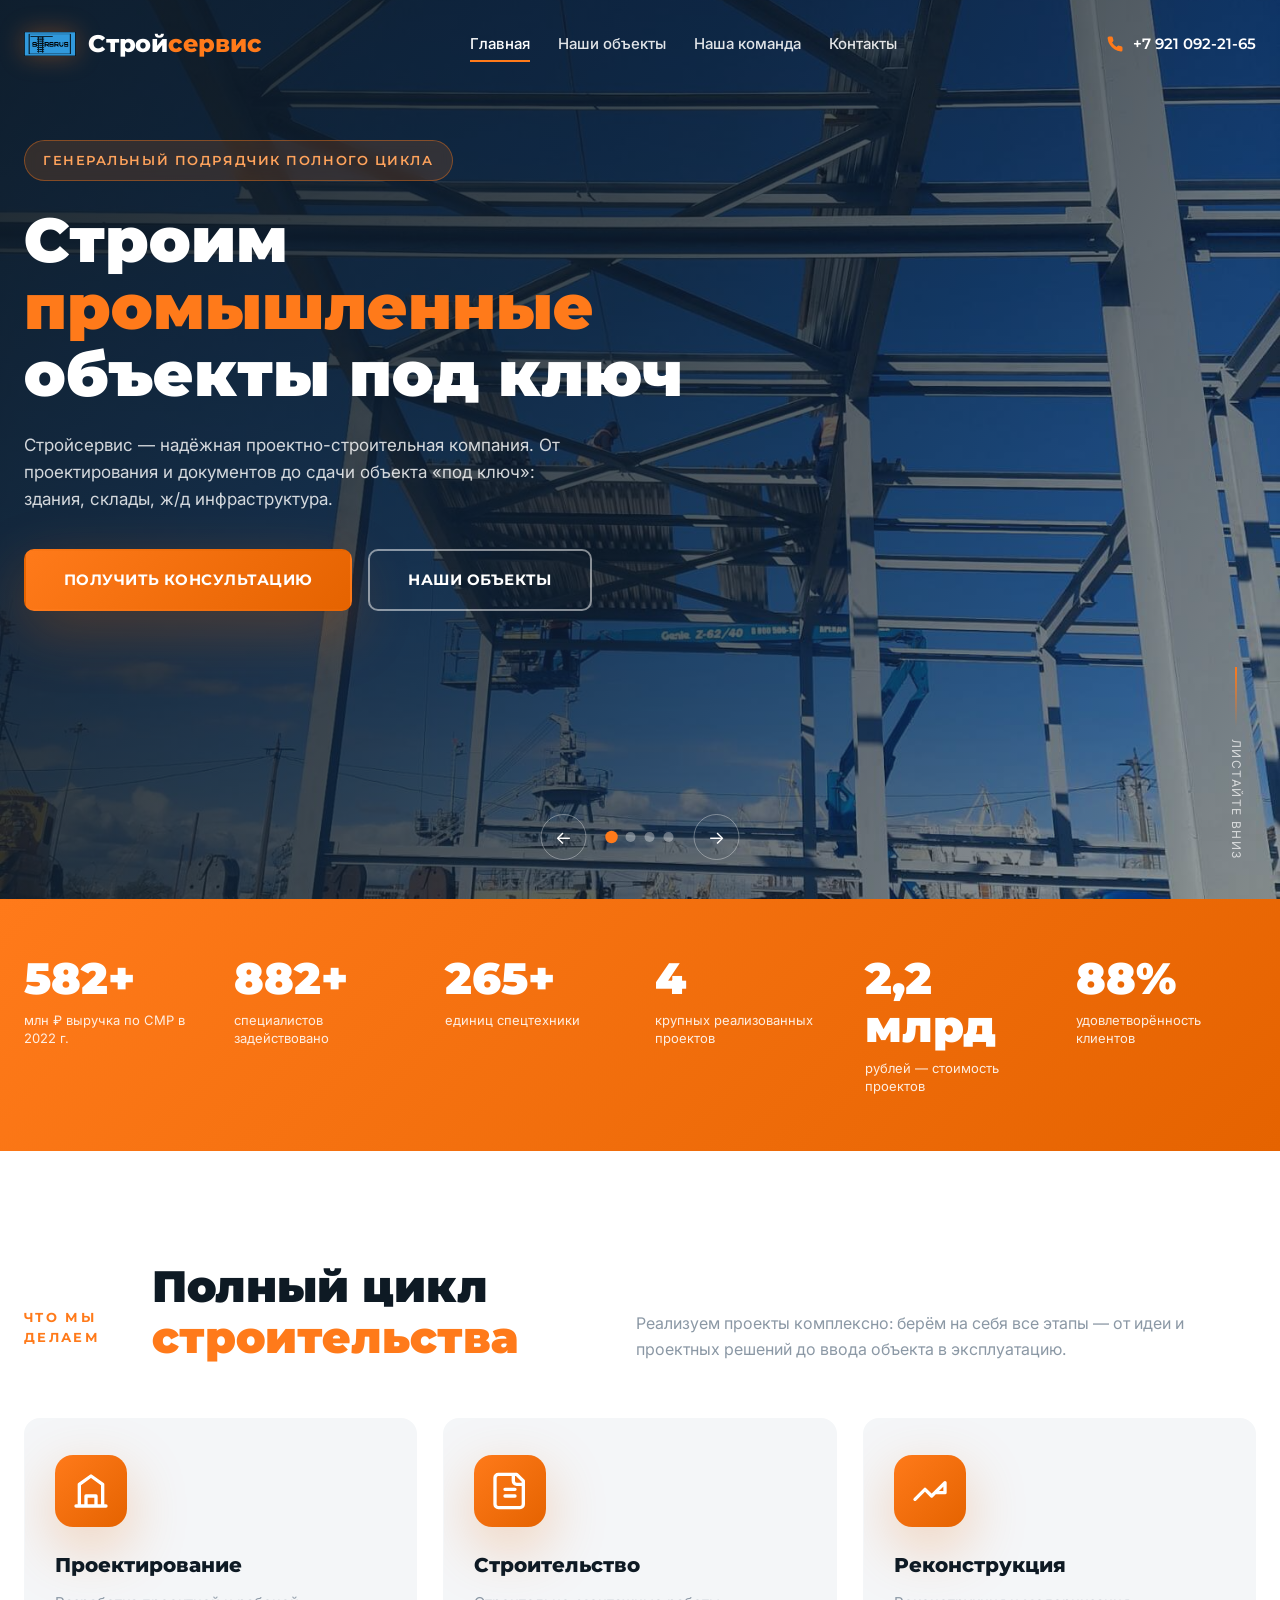
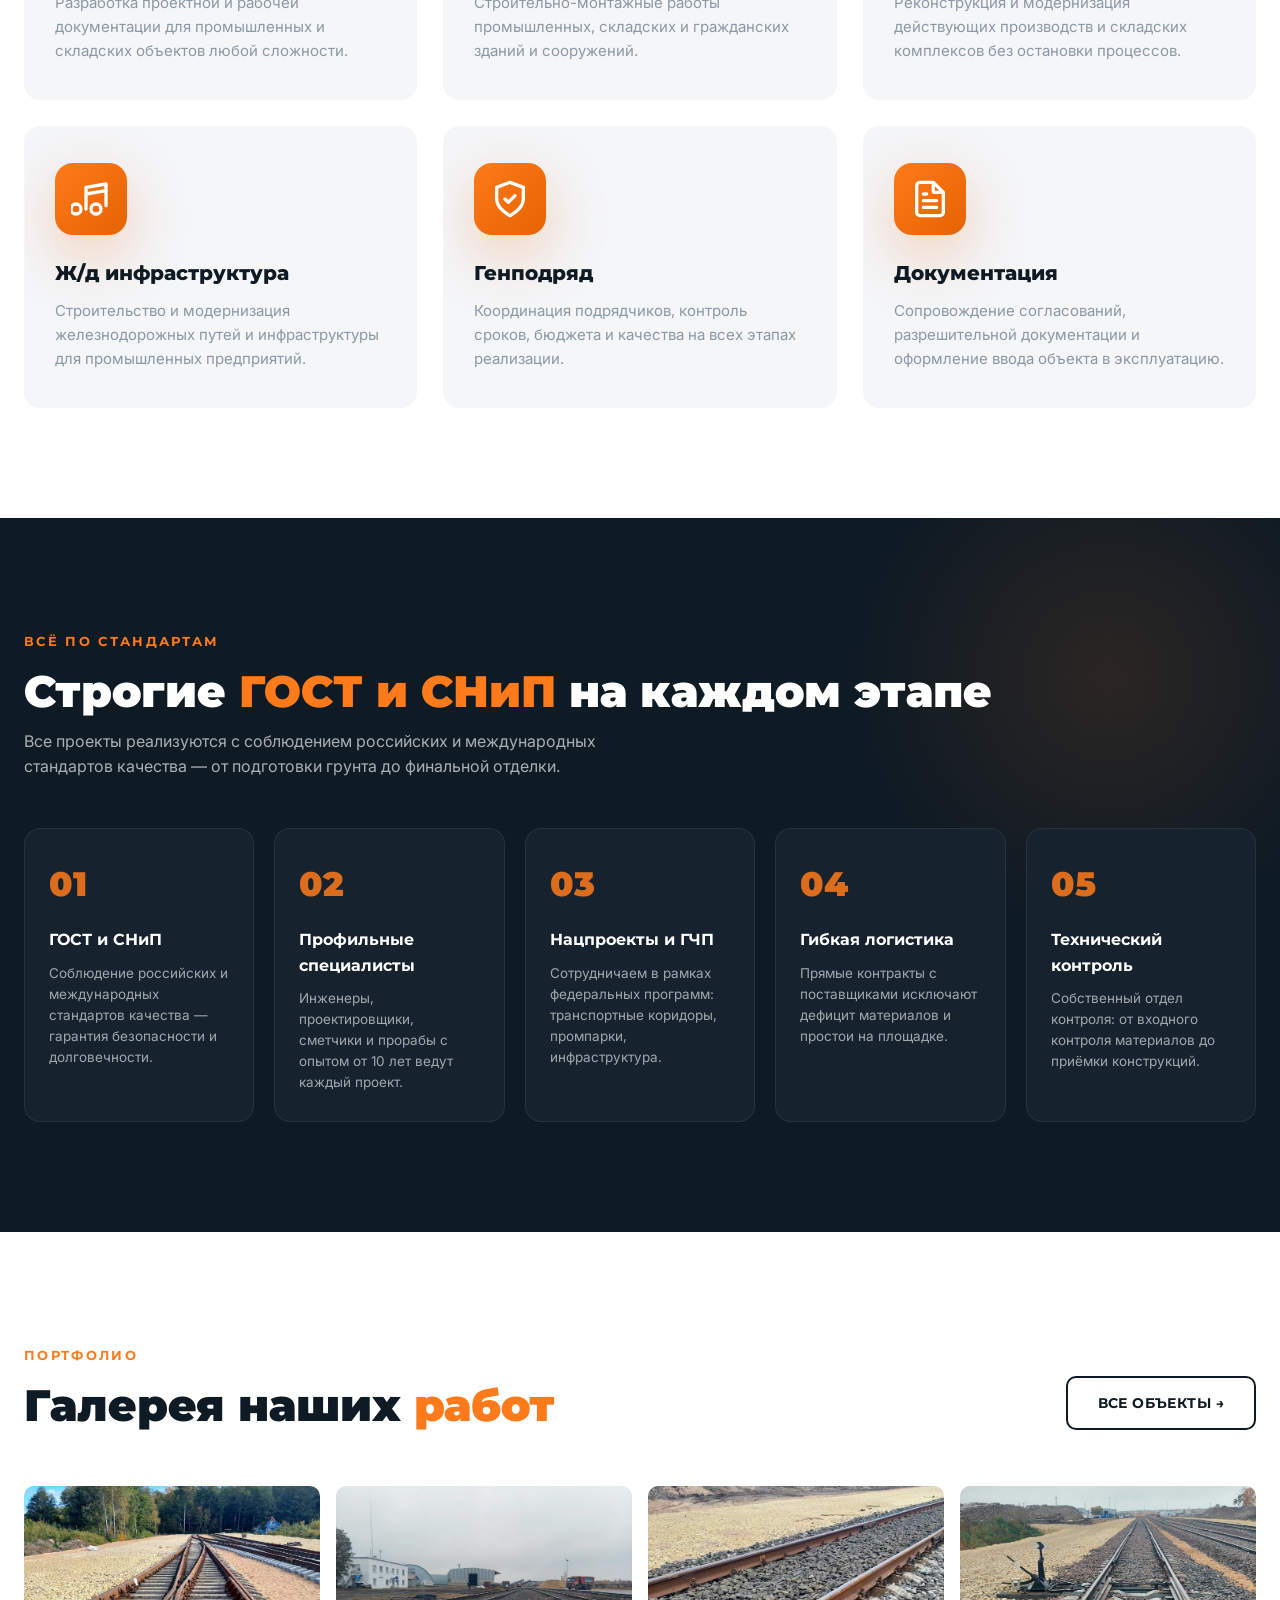
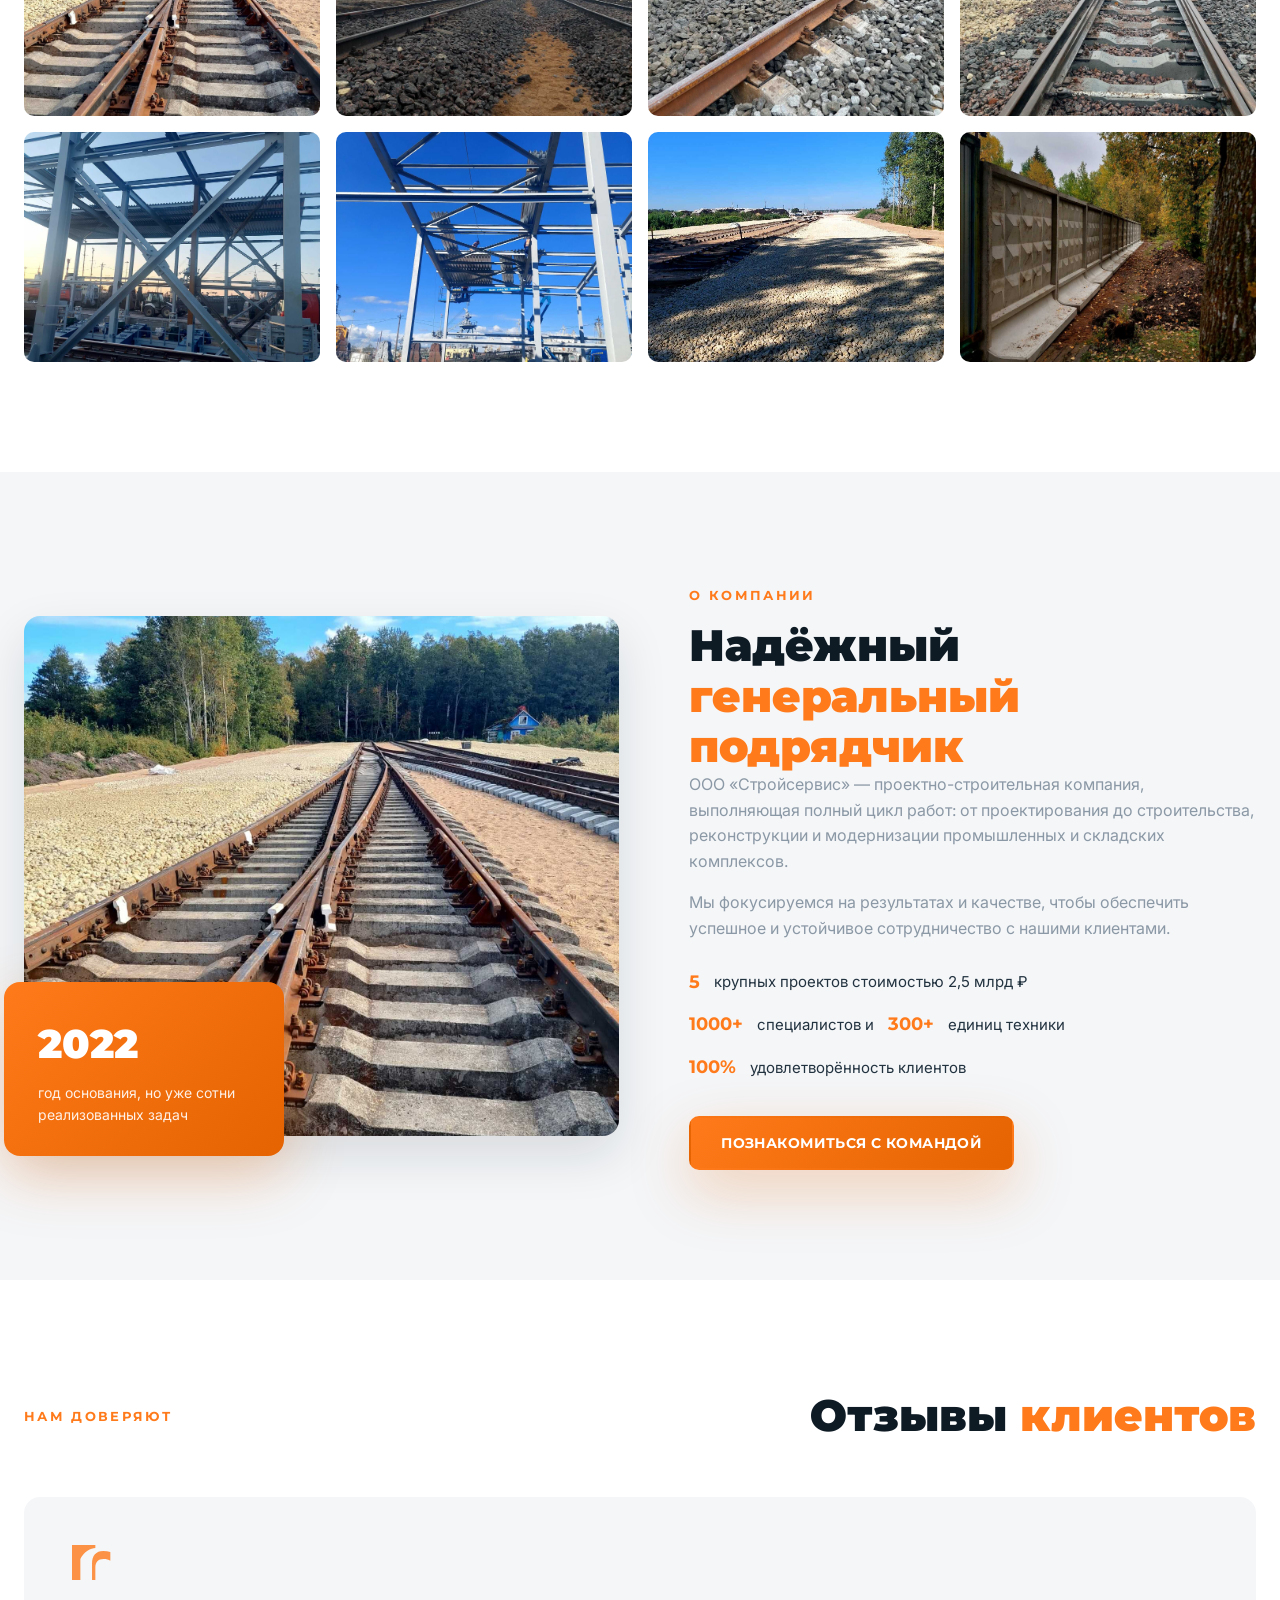
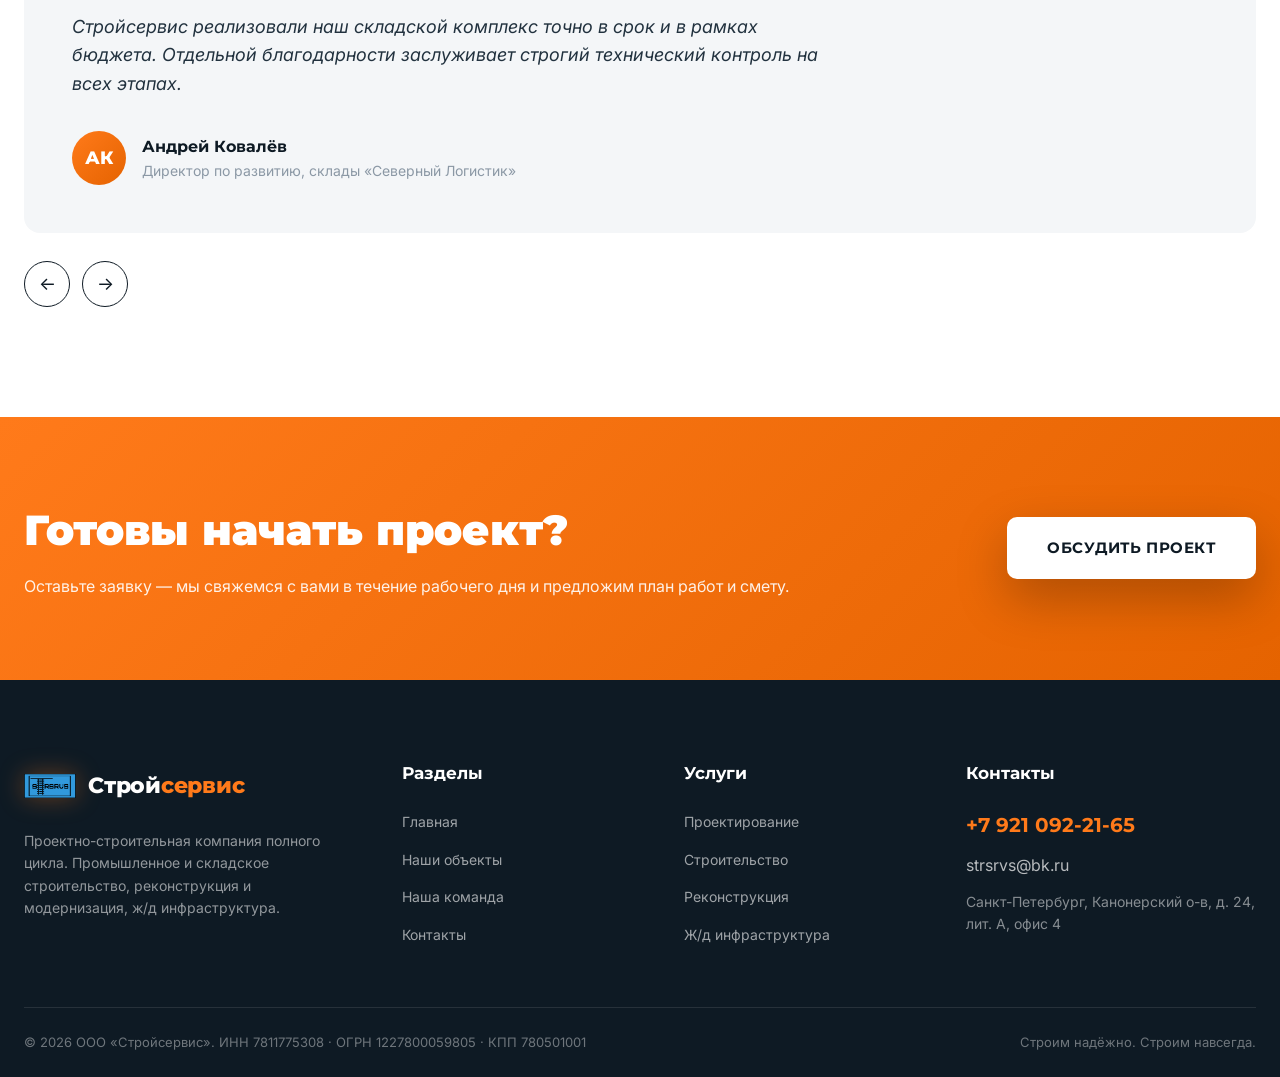
<file: index.html>
<!DOCTYPE html>
<html lang="ru">
<head>
    <meta charset="UTF-8">
    <meta name="viewport" content="width=device-width, initial-scale=1.0">
    <title>Стройсервис — Проектно-строительная компания полного цикла в Санкт-Петербурге</title>
    <meta name="description" content="Проектно-строительная компания Стройсервис. Полный цикл строительства: проектирование, строительство, реконструкция промышленных и складских комплексов, ж/д инфраструктура. Строим под ключ с 2022 года.">
    <link rel="preconnect" href="https://fonts.googleapis.com">
    <link rel="preconnect" href="https://fonts.gstatic.com" crossorigin>
    <link href="https://fonts.googleapis.com/css2?family=Montserrat:wght@400;500;600;700;800;900&family=Inter:wght@400;500;600;700&display=swap" rel="stylesheet">
    <link rel="stylesheet" href="css/style.css">
</head>
<body>

<div class="progress-bar" id="progressBar"></div>

<!-- ================= HEADER ================= -->
<header class="header" id="header">
    <div class="container header-inner">
        <a href="index.html" class="logo">
            <img src="img/hero_5.png" alt="Стройсервис" class="logo-img">
            <span class="logo-text">Строй<span>сервис</span></span>
        </a>

        <nav class="nav" id="nav">
            <a href="index.html" class="nav-link active">Главная</a>
            <a href="pages/objects.html" class="nav-link">Наши объекты</a>
            <a href="pages/team.html" class="nav-link">Наша команда</a>
            <a href="pages/contacts.html" class="nav-link">Контакты</a>
        </nav>

        <div class="header-actions">
            <a href="tel:+79210922165" class="header-phone">
                <svg width="18" height="18" viewBox="0 0 24 24" fill="none"><path d="M22 16.92v3a2 2 0 0 1-2.18 2 19.79 19.79 0 0 1-8.63-3.07 19.5 19.5 0 0 1-6-6 19.79 19.79 0 0 1-3.07-8.67A2 2 0 0 1 4.11 2h3a2 2 0 0 1 2 1.72c.127.96.361 1.903.7 2.81a2 2 0 0 1-.45 2.11L8.09 9.91a16 16 0 0 0 6 6l1.27-1.27a2 2 0 0 1 2.11-.45c.907.339 1.85.573 2.81.7A2 2 0 0 1 22 16.92z" fill="currentColor"/></svg>
                <span>+7 921 092-21-65</span>
            </a>
            <button class="burger" id="burger" aria-label="Меню">
                <span></span><span></span><span></span>
            </button>
        </div>
    </div>
</header>

<!-- ================= MOBILE MENU ================= -->
<div class="mobile-menu" id="mobileMenu">
    <nav class="mobile-nav">
        <a href="index.html" class="mobile-link active">Главная</a>
        <a href="pages/objects.html" class="mobile-link">Наши объекты</a>
        <a href="pages/team.html" class="mobile-link">Наша команда</a>
        <a href="pages/contacts.html" class="mobile-link">Контакты</a>
    </nav>
    <div class="mobile-bottom">
        <a href="tel:+79210922165" class="header-phone">+7 921 092-21-65</a>
        <a href="pages/contacts.html" class="btn btn-primary btn-block">Обсудить проект</a>
    </div>
</div>

<!-- ================= HERO ================= -->
<section class="hero">
    <div class="hero-slider" id="heroSlider">
        <div class="hero-slide active" style="background-image:url('img/hero_1.jpeg')">
            <div class="hero-overlay"></div>
            <div class="container">
                <div class="hero-content">
                    <span class="hero-badge js-reveal">Генеральный подрядчик полного цикла</span>
                    <h1 class="hero-title js-reveal">Строим <span class="accent">промышленные</span> объекты под ключ</h1>
                    <p class="hero-text js-reveal">Стройсервис — надёжная проектно-строительная компания. От проектирования и документов до сдачи объекта «под ключ»: здания, склады, ж/д инфраструктура.</p>
                    <div class="hero-actions js-reveal">
                        <a href="pages/contacts.html" class="btn btn-primary btn-lg">Получить консультацию</a>
                        <a href="pages/objects.html" class="btn btn-ghost btn-lg">Наши объекты</a>
                    </div>
                </div>
            </div>
        </div>
        <div class="hero-slide" style="background-image:url('img/hero_2.jpeg')">
            <div class="hero-overlay"></div>
            <div class="container">
                <div class="hero-content">
                    <span class="hero-badge">Полный цикл работ</span>
                    <h1 class="hero-title">Проектирование, строительство, <span class="accent">реконструкция</span></h1>
                    <p class="hero-text">Промышленные и складские комплексы, включая ж/д инфраструктуру и разработку проектной документации.</p>
                    <div class="hero-actions">
                        <a href="pages/contacts.html" class="btn btn-primary btn-lg">Обсудить проект</a>
                        <a href="pages/objects.html" class="btn btn-ghost btn-lg">Наши объекты</a>
                    </div>
                </div>
            </div>
        </div>
        <div class="hero-slide" style="background-image:url('img/hero_3.jpeg')">
            <div class="hero-overlay"></div>
            <div class="container">
                <div class="hero-content">
                    <span class="hero-badge">Цифры и факты</span>
                    <h1 class="hero-title">660+ млн рублей выручки <span class="accent">в 2022 году</span></h1>
                    <p class="hero-text">С каждым годом объём выполненных строительно-монтажных работ кратно увеличивается вверх.</p>
                    <div class="hero-actions">
                        <a href="pages/contacts.html" class="btn btn-primary btn-lg">Сотрудничать с нами</a>
                        <a href="pages/objects.html" class="btn btn-ghost btn-lg">Наши объекты</a>
                    </div>
                </div>
            </div>
        </div>
        <div class="hero-slide" style="background-image:url('img/hero_4.jpeg')">
            <div class="hero-overlay"></div>
            <div class="container">
                <div class="hero-content">
                    <span class="hero-badge">Опыт и масштаб</span>
                    <h1 class="hero-title">1000+ специалистов и <span class="accent">300+ единиц техники</span></h1>
                    <p class="hero-text">3 года, 5 крупных проектов на 2,5 млрд рублей и 100% удовлетворённость клиентов.</p>
                    <div class="hero-actions">
                        <a href="pages/contacts.html" class="btn btn-primary btn-lg">Узнать подробнее</a>
                        <a href="pages/objects.html" class="btn btn-ghost btn-lg">Наши объекты</a>
                    </div>
                </div>
            </div>
        </div>
    </div>

    <div class="hero-controls">
        <button class="hero-arrow prev" id="heroPrev" aria-label="Назад">&larr;</button>
        <div class="hero-dots" id="heroDots"></div>
        <button class="hero-arrow next" id="heroNext" aria-label="Вперёд">&rarr;</button>
    </div>

    <a href="#stats" class="hero-scroll">
        <span></span>
        Листайте вниз
    </a>
</section>

<!-- ================= STATS ================= -->
<section class="stats" id="stats">
    <div class="container">
        <div class="stats-grid">
            <div class="stat-item">
                <div class="stat-value" data-target="660" data-suffix="+">0</div>
                <div class="stat-label">млн ₽ выручка по СМР в 2022 г.</div>
            </div>
            <div class="stat-item">
                <div class="stat-value" data-target="1000" data-suffix="+">0</div>
                <div class="stat-label">специалистов задействовано</div>
            </div>
            <div class="stat-item">
                <div class="stat-value" data-target="300" data-suffix="+">0</div>
                <div class="stat-label">единиц спецтехники</div>
            </div>
            <div class="stat-item">
                <div class="stat-value" data-target="5">0</div>
                <div class="stat-label">крупных реализованных проектов</div>
            </div>
            <div class="stat-item">
                <div class="stat-value" data-target="2.5" data-decimals="1" data-suffix=" млрд">0</div>
                <div class="stat-label">рублей — стоимость проектов</div>
            </div>
            <div class="stat-item">
                <div class="stat-value accent" data-target="100" data-suffix="%">0</div>
                <div class="stat-label">удовлетворённость клиентов</div>
            </div>
        </div>
    </div>
</section>

<!-- ================= ABOUT / SERVICES ================= -->
<section class="services section">
    <div class="container">
        <div class="section-head">
            <span class="section-tag">Что мы делаем</span>
            <h2 class="section-title js-scroll">Полный цикл <span class="accent">строительства</span></h2>
            <p class="section-subtitle js-scroll">Реализуем проекты комплексно: берём на себя все этапы — от идеи и проектных решений до ввода объекта в эксплуатацию.</p>
        </div>

        <div class="services-grid">
            <article class="service-card js-scroll">
                <div class="service-icon">
                    <svg width="40" height="40" viewBox="0 0 24 24" fill="none"><path d="M3 21h18M5 21V8l7-5 7 5v13M9 21v-6h6v6" stroke="currentColor" stroke-width="2" stroke-linecap="round" stroke-linejoin="round"/></svg>
                </div>
                <h3 class="service-title">Проектирование</h3>
                <p class="service-text">Разработка проектной и рабочей документации для промышленных и складских объектов любой сложности.</p>
            </article>
            <article class="service-card js-scroll">
                <div class="service-icon">
                    <svg width="40" height="40" viewBox="0 0 24 24" fill="none"><path d="M14 2v4a2 2 0 0 0 2 2h4M5 2h11l4 4v14a2 2 0 0 1-2 2H5a2 2 0 0 1-2-2V4a2 2 0 0 1 2-2z" stroke="currentColor" stroke-width="2" stroke-linecap="round" stroke-linejoin="round"/><path d="M9 15h6M9 11h6" stroke="currentColor" stroke-width="2" stroke-linecap="round"/></svg>
                </div>
                <h3 class="service-title">Строительство</h3>
                <p class="service-text">Строительно-монтажные работы промышленных, складских и гражданских зданий и сооружений.</p>
            </article>
            <article class="service-card js-scroll">
                <div class="service-icon">
                    <svg width="40" height="40" viewBox="0 0 24 24" fill="none"><path d="M3 17l6-6 4 4 8-8M21 7v6h-6" stroke="currentColor" stroke-width="2" stroke-linecap="round" stroke-linejoin="round"/></svg>
                </div>
                <h3 class="service-title">Реконструкция</h3>
                <p class="service-text">Реконструкция и модернизация действующих производств и складских комплексов без остановки процессов.</p>
            </article>
            <article class="service-card js-scroll">
                <div class="service-icon">
                    <svg width="40" height="40" viewBox="0 0 24 24" fill="none"><path d="M9 18V5l12-2v13M9 9l12-2M6 18c0 1.66-1.34 3-3 3s-3-1.34-3-3 1.34-3 3-3 3 1.34 3 3zm12 0c0 1.66-1.34 3-3 3s-3-1.34-3-3 1.34-3 3-3 3 1.34 3 3z" stroke="currentColor" stroke-width="2" stroke-linecap="round" stroke-linejoin="round"/></svg>
                </div>
                <h3 class="service-title">Ж/д инфраструктура</h3>
                <p class="service-text">Строительство и модернизация железнодорожных путей и инфраструктуры для промышленных предприятий.</p>
            </article>
            <article class="service-card js-scroll">
                <div class="service-icon">
                    <svg width="40" height="40" viewBox="0 0 24 24" fill="none"><path d="M12 22s8-4 8-10V5l-8-3-8 3v7c0 6 8 10 8 10z" stroke="currentColor" stroke-width="2" stroke-linecap="round" stroke-linejoin="round"/><path d="M9 12l2 2 4-4" stroke="currentColor" stroke-width="2" stroke-linecap="round" stroke-linejoin="round"/></svg>
                </div>
                <h3 class="service-title">Генподряд</h3>
                <p class="service-text">Координация подрядчиков, контроль сроков, бюджета и качества на всех этапах реализации.</p>
            </article>
            <article class="service-card js-scroll">
                <div class="service-icon">
                    <svg width="40" height="40" viewBox="0 0 24 24" fill="none"><path d="M14 2H6a2 2 0 0 0-2 2v16a2 2 0 0 0 2 2h12a2 2 0 0 0 2-2V8zM14 2v6h6M16 13H8M16 17H8M10 9H8" stroke="currentColor" stroke-width="2" stroke-linecap="round" stroke-linejoin="round"/></svg>
                </div>
                <h3 class="service-title">Документация</h3>
                <p class="service-text">Сопровождение согласований, разрешительной документации и оформление ввода объекта в эксплуатацию.</p>
            </article>
        </div>
    </div>
</section>

<!-- ================= CONDITIONS ================= -->
<section class="conditions">
    <div class="container">
        <div class="section-head light">
            <span class="section-tag">Всё по стандартам</span>
            <h2 class="section-title js-scroll">Строгие <span class="accent">ГОСТ и СНиП</span> на каждом этапе</h2>
            <p class="section-subtitle js-scroll">Все проекты реализуются с соблюдением российских и международных стандартов качества — от подготовки грунта до финальной отделки.</p>
        </div>
        <div class="cond-grid">
            <div class="cond-item js-scroll">
                <span class="cond-num">01</span>
                <h4>ГОСТ и СНиП</h4>
                <p>Соблюдение российских и международных стандартов качества — гарантия безопасности и долговечности.</p>
            </div>
            <div class="cond-item js-scroll">
                <span class="cond-num">02</span>
                <h4>Профильные специалисты</h4>
                <p>Инженеры, проектировщики, сметчики и прорабы с опытом от 10 лет ведут каждый проект.</p>
            </div>
            <div class="cond-item js-scroll">
                <span class="cond-num">03</span>
                <h4>Нацпроекты и ГЧП</h4>
                <p>Сотрудничаем в рамках федеральных программ: транспортные коридоры, промпарки, инфраструктура.</p>
            </div>
            <div class="cond-item js-scroll">
                <span class="cond-num">04</span>
                <h4>Гибкая логистика</h4>
                <p>Прямые контракты с поставщиками исключают дефицит материалов и простои на площадке.</p>
            </div>
            <div class="cond-item js-scroll">
                <span class="cond-num">05</span>
                <h4>Технический контроль</h4>
                <p>Собственный отдел контроля: от входного контроля материалов до приёмки конструкций.</p>
            </div>
        </div>
    </div>
</section>

<!-- ================= GALLERY ================= -->
<section class="gallery section">
    <div class="container">
        <div class="section-head">
            <div>
                <span class="section-tag">Портфолио</span>
                <h2 class="section-title js-scroll">Галерея наших <span class="accent">работ</span></h2>
            </div>
            <a href="pages/objects.html" class="btn btn-outline">Все объекты &rarr;</a>
        </div>

        <div class="gallery-grid">
            <div class="gallery-item js-scroll"><img src="img/work_1.jpeg" alt="Наш объект"><div class="gallery-overlay"><span>Промышленный объект</span></div></div>
            <div class="gallery-item js-scroll"><img src="img/work_2.jpeg" alt="Наш объект"><div class="gallery-overlay"><span>Складской комплекс</span></div></div>
            <div class="gallery-item js-scroll"><img src="img/work_3.jpeg" alt="Наш объект"><div class="gallery-overlay"><span>Промышленное строительство</span></div></div>
            <div class="gallery-item js-scroll"><img src="img/work_4.jpeg" alt="Наш объект"><div class="gallery-overlay"><span>Объект под ключ</span></div></div>
            <div class="gallery-item js-scroll"><img src="img/work_5.jpeg" alt="Наш объект"><div class="gallery-overlay"><span>Строительно-монтажные работы</span></div></div>
            <div class="gallery-item js-scroll"><img src="img/work_6.jpeg" alt="Наш объект"><div class="gallery-overlay"><span>Реконструкция</span></div></div>
            <div class="gallery-item js-scroll"><img src="img/work_7.jpeg" alt="Наш объект"><div class="gallery-overlay"><span>Промышленный комплекс</span></div></div>
            <div class="gallery-item js-scroll"><img src="img/work_8.jpeg" alt="Наш объект"><div class="gallery-overlay"><span>Ж/д инфраструктура</span></div></div>
        </div>
    </div>
</section>

<!-- ================= ABOUT DARK ================= -->
<section class="about">
    <div class="container">
        <div class="about-grid">
            <div class="about-media js-scroll">
                <img src="img/hero_2.jpeg" alt="Стройсервис на объекте">
                <div class="about-card">
                    <span class="about-card-value">2022</span>
                    <span class="about-card-text">год основания, но уже сотни реализованных задач</span>
                </div>
            </div>
            <div class="about-content">
                <span class="section-tag">О компании</span>
                <h2 class="section-title js-scroll">Надёжный <span class="accent">генеральный подрядчик</span></h2>
                <p class="js-scroll">ООО «Стройсервис» — проектно-строительная компания, выполняющая полный цикл работ: от проектирования до строительства, реконструкции и модернизации промышленных и складских комплексов.</p>
                <p class="js-scroll">Мы фокусируемся на результатах и качестве, чтобы обеспечить успешное и устойчивое сотрудничество с нашими клиентами.</p>
                <ul class="about-list">
                    <li class="js-scroll"><strong>5</strong> крупных проектов стоимостью 2,5 млрд ₽</li>
                    <li class="js-scroll"><strong>1000+</strong> специалистов и <strong>300+</strong> единиц техники</li>
                    <li class="js-scroll"><strong>100%</strong> удовлетворённость клиентов</li>
                </ul>
                <a href="pages/team.html" class="btn btn-primary js-scroll">Познакомиться с командой</a>
            </div>
        </div>
    </div>
</section>

<!-- ================= TESTIMONIALS ================= -->
<section class="testimonials section">
    <div class="container">
        <div class="section-head">
            <span class="section-tag">Нам доверяют</span>
            <h2 class="section-title js-scroll">Отзывы <span class="accent">клиентов</span></h2>
        </div>
        <div class="testi-slider">
            <div class="testi-track" id="testiTrack">
                <div class="testi-card">
                    <svg class="testi-quote" width="40" height="40" viewBox="0 0 24 24" fill="currentColor"><path d="M14.017 21v-7.391C14.017 10.206 15.673 8.39 18.9 8.39c1.748 0 3.113.37 4.1 1.04V4.142c-1.3-.37-2.73-.577-4.29-.577-4.28 0-6.69 2.88-6.69 7.39V21h-7V8.398C7.03 4.13 11.44 1.83 14.017 1.83V0H0v21h14.017z"/></svg>
                    <p class="testi-text">Стройсервис реализовали наш складской комплекс точно в срок и в рамках бюджета. Отдельной благодарности заслуживает строгий технический контроль на всех этапах.</p>
                    <div class="testi-author">
                        <div class="testi-avatar">АК</div>
                        <div>
                            <div class="testi-name">Андрей Ковалёв</div>
                            <div class="testi-role">Директор по развитию, склады «Северный Логистик»</div>
                        </div>
                    </div>
                </div>
                <div class="testi-card">
                    <svg class="testi-quote" width="40" height="40" viewBox="0 0 24 24" fill="currentColor"><path d="M14.017 21v-7.391C14.017 10.206 15.673 8.39 18.9 8.39c1.748 0 3.113.37 4.1 1.04V4.142c-1.3-.37-2.73-.577-4.29-.577-4.28 0-6.69 2.88-6.69 7.39V21h-7V8.398C7.03 4.13 11.44 1.83 14.017 1.83V0H0v21h14.017z"/></svg>
                    <p class="testi-text">Компания участвовала в реконструкции нашего производства как генеральный подрядчик. Работы велись без остановки действующих цехов — это высший пилотаж.</p>
                    <div class="testi-author">
                        <div class="testi-avatar">МС</div>
                        <div>
                            <div class="testi-name">Марина Соколова</div>
                            <div class="testi-role">Генеральный директор, «ПромТехСтрой»</div>
                        </div>
                    </div>
                </div>
                <div class="testi-card">
                    <svg class="testi-quote" width="40" height="40" viewBox="0 0 24 24" fill="currentColor"><path d="M14.017 21v-7.391C14.017 10.206 15.673 8.39 18.9 8.39c1.748 0 3.113.37 4.1 1.04V4.142c-1.3-.37-2.73-.577-4.29-.577-4.28 0-6.69 2.88-6.69 7.39V21h-7V8.398C7.03 4.13 11.44 1.83 14.017 1.83V0H0v21h14.017z"/></svg>
                    <p class="testi-text">Проектирование и строительство ж/д ветки для нашего терминала выполнено на высочайшем уровне. Все согласования и документация — в порядке.</p>
                    <div class="testi-author">
                        <div class="testi-avatar">ДВ</div>
                        <div>
                            <div class="testi-name">Дмитрий Волков</div>
                            <div class="testi-role">Технический директор, терминал «Балтика»</div>
                        </div>
                    </div>
                </div>
            </div>
            <div class="testi-arrows">
                <button class="hero-arrow prev" data-testi="prev" aria-label="Назад">&larr;</button>
                <button class="hero-arrow next" data-testi="next" aria-label="Вперёд">&rarr;</button>
            </div>
        </div>
    </div>
</section>

<!-- ================= CTA ================= -->
<section class="cta">
    <div class="container cta-inner">
        <div class="cta-text">
            <h2 class="cta-title js-scroll">Готовы начать проект?</h2>
            <p class="cta-subtitle js-scroll">Оставьте заявку — мы свяжемся с вами в течение рабочего дня и предложим план работ и смету.</p>
        </div>
        <a href="pages/contacts.html" class="btn btn-light btn-lg js-scroll">Обсудить проект</a>
    </div>
</section>

<!-- ================= FOOTER ================= -->
<footer class="footer">
    <div class="container">
        <div class="footer-grid">
            <div class="footer-col">
                <a href="index.html" class="logo footer-logo">
                    <img src="img/hero_5.png" alt="Стройсервис" class="logo-img">
                    <span class="logo-text">Строй<span>сервис</span></span>
                </a>
                <p class="footer-desc">Проектно-строительная компания полного цикла. Промышленное и складское строительство, реконструкция и модернизация, ж/д инфраструктура.</p>
            </div>
            <div class="footer-col">
                <h4>Разделы</h4>
                <ul class="footer-links">
                    <li><a href="index.html">Главная</a></li>
                    <li><a href="pages/objects.html">Наши объекты</a></li>
                    <li><a href="pages/team.html">Наша команда</a></li>
                    <li><a href="pages/contacts.html">Контакты</a></li>
                </ul>
            </div>
            <div class="footer-col">
                <h4>Услуги</h4>
                <ul class="footer-links">
                    <li><a href="pages/objects.html">Проектирование</a></li>
                    <li><a href="pages/objects.html">Строительство</a></li>
                    <li><a href="pages/objects.html">Реконструкция</a></li>
                    <li><a href="pages/objects.html">Ж/д инфраструктура</a></li>
                </ul>
            </div>
            <div class="footer-col">
                <h4>Контакты</h4>
                <div class="footer-contact">
                    <a href="tel:+79210922165" class="footer-phone">+7 921 092-21-65</a>
                    <a href="mailto:strsrvs@bk.ru" class="footer-mail">strsrvs@bk.ru</a>
                    <p class="footer-addr">Санкт-Петербург, Канонерский о-в, д. 24, лит. А, офис 4</p>
                </div>
            </div>
        </div>
        <div class="footer-bottom">
            <span>© <span id="year"></span> ООО «Стройсервис». ИНН 7811775308 · ОГРН 1227800059805 · КПП 780501001</span>
            <span>Строим надёжно. Строим навсегда.</span>
        </div>
    </div>
</footer>

<script src="js/main.js"></script>
</body>
</html>
</file>
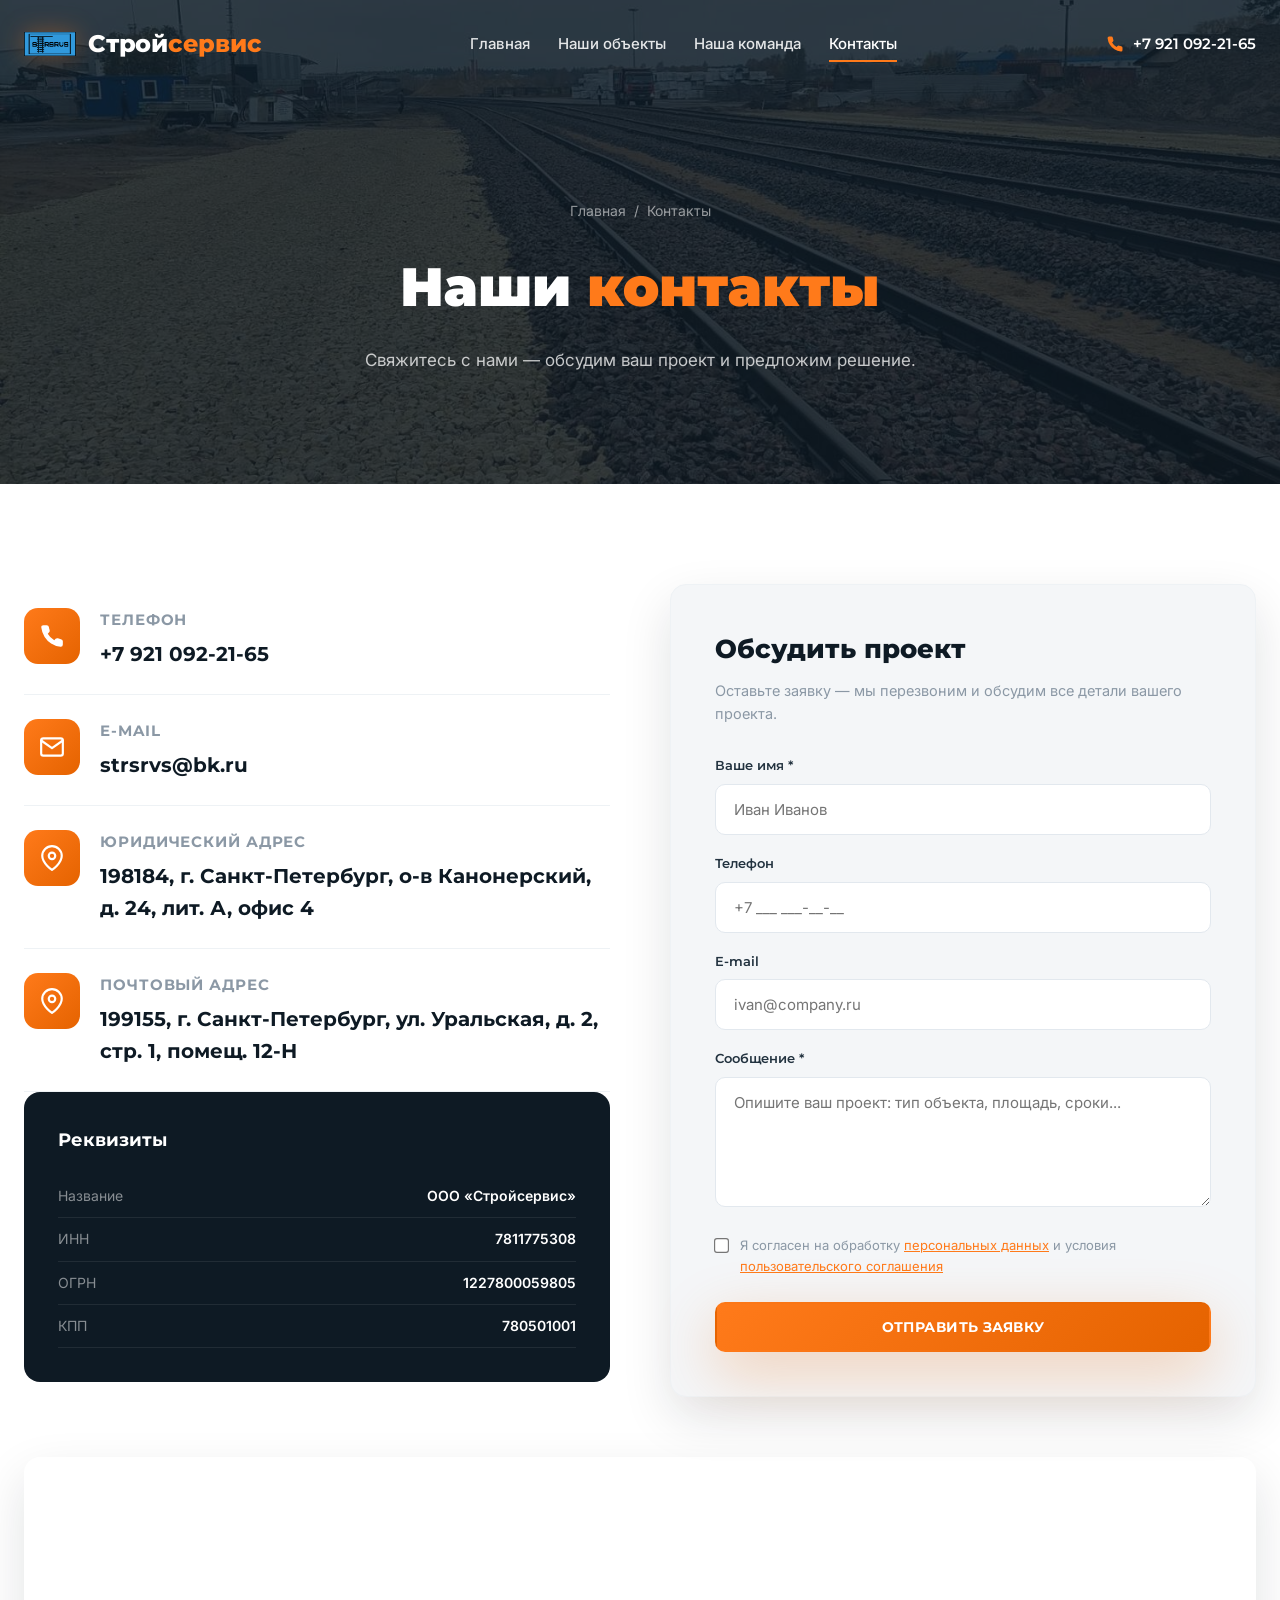
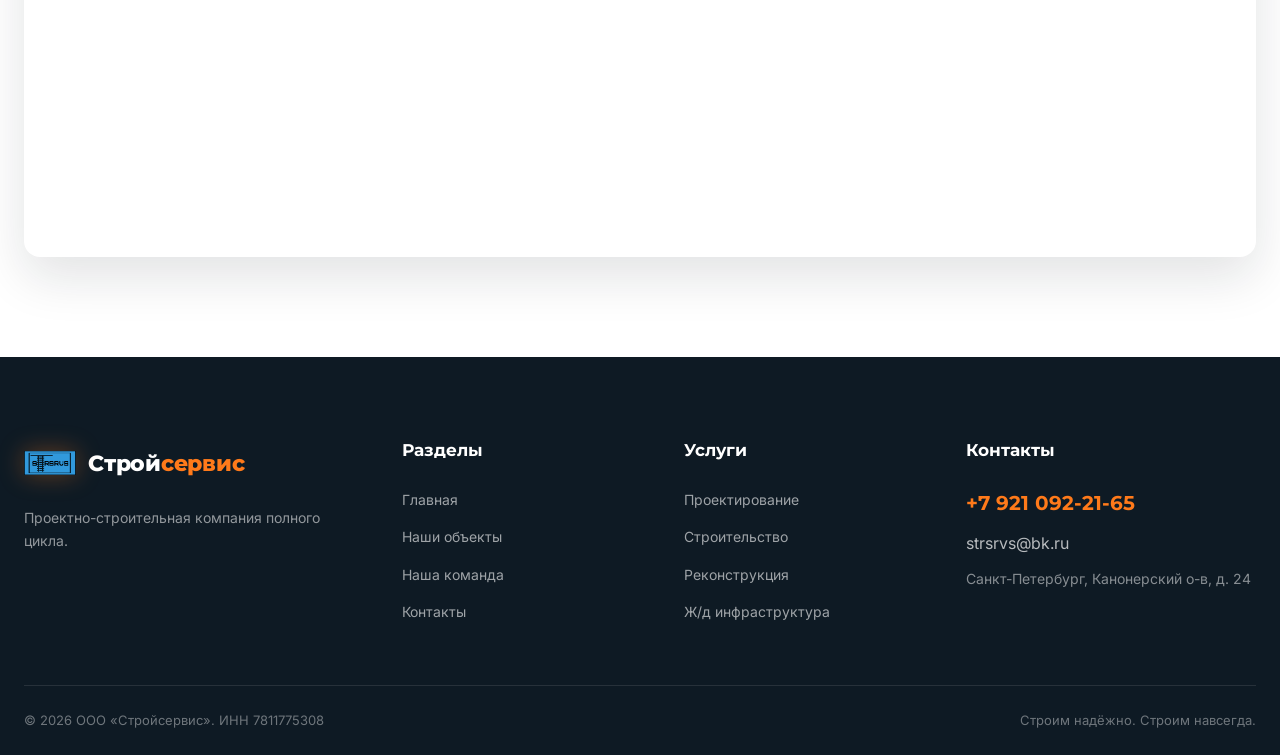
<file: pages/contacts.html>
<!DOCTYPE html>
<html lang="ru">
<head>
    <meta charset="UTF-8">
    <meta name="viewport" content="width=device-width, initial-scale=1.0">
    <title>Контакты — Стройсервис</title>
    <meta name="description" content="Контакты строительной компании Стройсервис: телефон, адрес, email, форма обратной связи. Санкт-Петербург.">
    <link rel="preconnect" href="https://fonts.googleapis.com">
    <link rel="preconnect" href="https://fonts.gstatic.com" crossorigin>
    <link href="https://fonts.googleapis.com/css2?family=Montserrat:wght@400;500;600;700;800;900&family=Inter:wght@400;500;600;700&display=swap" rel="stylesheet">
    <link rel="stylesheet" href="../css/style.css">
</head>
<body>

<div class="progress-bar" id="progressBar"></div>

<!-- HEADER -->
<header class="header" id="header">
    <div class="container header-inner">
        <a href="../index.html" class="logo">
            <img src="../img/hero_5.png" alt="Стройсервис" class="logo-img">
            <span class="logo-text">Строй<span>сервис</span></span>
        </a>
        <nav class="nav" id="nav">
            <a href="../index.html" class="nav-link">Главная</a>
            <a href="objects.html" class="nav-link">Наши объекты</a>
            <a href="team.html" class="nav-link">Наша команда</a>
            <a href="contacts.html" class="nav-link active">Контакты</a>
        </nav>
        <div class="header-actions">
            <a href="tel:+79210922165" class="header-phone">
                <svg width="18" height="18" viewBox="0 0 24 24" fill="none"><path d="M22 16.92v3a2 2 0 0 1-2.18 2 19.79 19.79 0 0 1-8.63-3.07 19.5 19.5 0 0 1-6-6 19.79 19.79 0 0 1-3.07-8.67A2 2 0 0 1 4.11 2h3a2 2 0 0 1 2 1.72c.127.96.361 1.903.7 2.81a2 2 0 0 1-.45 2.11L8.09 9.91a16 16 0 0 0 6 6l1.27-1.27a2 2 0 0 1 2.11-.45c.907.339 1.85.573 2.81.7A2 2 0 0 1 22 16.92z" fill="currentColor"/></svg>
                <span>+7 921 092-21-65</span>
            </a>
            <button class="burger" id="burger" aria-label="Меню"><span></span><span></span><span></span></button>
        </div>
    </div>
</header>

<!-- MOBILE MENU -->
<div class="mobile-menu" id="mobileMenu">
    <nav class="mobile-nav">
        <a href="../index.html" class="mobile-link">Главная</a>
        <a href="objects.html" class="mobile-link">Наши объекты</a>
        <a href="team.html" class="mobile-link">Наша команда</a>
        <a href="contacts.html" class="mobile-link active">Контакты</a>
    </nav>
    <div class="mobile-bottom">
        <a href="tel:+79210922165" class="header-phone">+7 921 092-21-65</a>
        <a href="contacts.html" class="btn btn-primary btn-block">Обсудить проект</a>
    </div>
</div>

<!-- PAGE HERO -->
<section class="page-hero" style="background-image:url('../img/hero_4.jpeg')">
    <div class="hero-overlay"></div>
    <div class="container">
        <div class="breadcrumbs"><a href="../index.html">Главная</a><span>/</span><span>Контакты</span></div>
        <h1 class="page-hero-title">Наши <span>контакты</span></h1>
        <p class="page-hero-subtitle">Свяжитесь с нами — обсудим ваш проект и предложим решение.</p>
    </div>
</section>

<!-- CONTACTS -->
<section class="page-section">
    <div class="container">
        <div class="contact-grid">

            <!-- Left: info + requisites -->
            <div>
                <div class="contact-info-item js-scroll">
                    <div class="contact-icon">
                        <svg viewBox="0 0 24 24" fill="none"><path d="M22 16.92v3a2 2 0 0 1-2.18 2 19.79 19.79 0 0 1-8.63-3.07 19.5 19.5 0 0 1-6-6 19.79 19.79 0 0 1-3.07-8.67A2 2 0 0 1 4.11 2h3a2 2 0 0 1 2 1.72c.127.96.361 1.903.7 2.81a2 2 0 0 1-.45 2.11L8.09 9.91a16 16 0 0 0 6 6l1.27-1.27a2 2 0 0 1 2.11-.45c.907.339 1.85.573 2.81.7A2 2 0 0 1 22 16.92z" fill="currentColor"/></svg>
                    </div>
                    <div>
                        <div class="contact-item-title">Телефон</div>
                        <div class="contact-item-value"><a href="tel:+79210922165">+7 921 092-21-65</a></div>
                    </div>
                </div>

                <div class="contact-info-item js-scroll">
                    <div class="contact-icon">
                        <svg viewBox="0 0 24 24" fill="none"><path d="M4 4h16c1.1 0 2 .9 2 2v12c0 1.1-.9 2-2 2H4c-1.1 0-2-.9-2-2V6c0-1.1.9-2 2-2z" stroke="currentColor" stroke-width="2"/><path d="M22 6l-10 7L2 6" stroke="currentColor" stroke-width="2" stroke-linecap="round" stroke-linejoin="round"/></svg>
                    </div>
                    <div>
                        <div class="contact-item-title">E-mail</div>
                        <div class="contact-item-value"><a href="mailto:strsrvs@bk.ru">strsrvs@bk.ru</a></div>
                    </div>
                </div>

                <div class="contact-info-item js-scroll">
                    <div class="contact-icon">
                        <svg viewBox="0 0 24 24" fill="none"><path d="M21 10c0 7-9 13-9 13s-9-6-9-13a9 9 0 0 1 18 0z" stroke="currentColor" stroke-width="2"/><circle cx="12" cy="10" r="3" stroke="currentColor" stroke-width="2"/></svg>
                    </div>
                    <div>
                        <div class="contact-item-title">Юридический адрес</div>
                        <div class="contact-item-value">198184, г. Санкт-Петербург, о-в Канонерский, д. 24, лит. А, офис 4</div>
                    </div>
                </div>

                <div class="contact-info-item js-scroll">
                    <div class="contact-icon">
                        <svg viewBox="0 0 24 24" fill="none"><path d="M21 10c0 7-9 13-9 13s-9-6-9-13a9 9 0 0 1 18 0z" stroke="currentColor" stroke-width="2"/><circle cx="12" cy="10" r="3" stroke="currentColor" stroke-width="2"/></svg>
                    </div>
                    <div>
                        <div class="contact-item-title">Почтовый адрес</div>
                        <div class="contact-item-value">199155, г. Санкт-Петербург, ул. Уральская, д. 2, стр. 1, помещ. 12-Н</div>
                    </div>
                </div>

                <div class="requisites js-scroll">
                    <h4>Реквизиты</h4>
                    <div class="requisites-row"><dt>Название</dt><dd>ООО «Стройсервис»</dd></div>
                    <div class="requisites-row"><dt>ИНН</dt><dd>7811775308</dd></div>
                    <div class="requisites-row"><dt>ОГРН</dt><dd>1227800059805</dd></div>
                    <div class="requisites-row"><dt>КПП</dt><dd>780501001</dd></div>
                </div>
            </div>

            <!-- Right: form -->
            <div class="form-card js-scroll">
                <div class="form-title">Обсудить проект</div>
                <p class="form-subtitle">Оставьте заявку — мы перезвоним и обсудим все детали вашего проекта.</p>

                <form data-form="main">
                    <div class="form-group">
                        <label for="c-name">Ваше имя *</label>
                        <input class="form-input" type="text" id="c-name" placeholder="Иван Иванов" required>
                    </div>
                    <div class="form-group">
                        <label for="c-phone">Телефон</label>
                        <input class="form-input" type="tel" id="c-phone" placeholder="+7 ___ ___-__-__">
                    </div>
                    <div class="form-group">
                        <label for="c-email">E-mail</label>
                        <input class="form-input" type="email" id="c-email" placeholder="ivan@company.ru">
                    </div>
                    <div class="form-group">
                        <label for="c-msg">Сообщение *</label>
                        <textarea class="form-textarea" id="c-msg" placeholder="Опишите ваш проект: тип объекта, площадь, сроки..." required></textarea>
                    </div>
                    <label class="form-check">
                        <input type="checkbox" required>
                        <span>Я согласен на обработку <a href="#">персональных данных</a> и условия <a href="#">пользовательского соглашения</a></span>
                    </label>
                    <button type="submit" class="btn btn-primary btn-block" data-submit>Отправить заявку</button>
                </form>

                <div class="form-success" id="formSuccess">
                    <div class="check-icon">&check;</div>
                    <h3>Заявка отправлена!</h3>
                    <p>Мы свяжемся с вами в ближайшее время.</p>
                </div>
            </div>

        </div>

        <!-- MAP -->
        <div class="map-wrap js-scroll" style="margin-top:60px;">
            <iframe src="https://www.google.com/maps/embed?pb=!1m18!1m12!1m3!1d3000.5!2d30.267386!3d59.949059!2m3!1f0!2f0!3f0!3m2!1i1024!2i768!4f13.1!3m3!1m2!1s0x0%3A0x0!2z59.949059%2C30.267386!5e0!3m2!1sru!2sru!4v1700000000000" allowfullscreen loading="lazy"></iframe>
        </div>

    </div>
</section>

<!-- FOOTER -->
<footer class="footer">
    <div class="container">
        <div class="footer-grid">
            <div class="footer-col">
                <a href="../index.html" class="logo footer-logo">
                    <img src="../img/hero_5.png" alt="Стройсервис" class="logo-img">
                    <span class="logo-text">Строй<span>сервис</span></span>
                </a>
                <p class="footer-desc">Проектно-строительная компания полного цикла.</p>
            </div>
            <div class="footer-col">
                <h4>Разделы</h4>
                <ul class="footer-links">
                    <li><a href="../index.html">Главная</a></li>
                    <li><a href="objects.html">Наши объекты</a></li>
                    <li><a href="team.html">Наша команда</a></li>
                    <li><a href="contacts.html">Контакты</a></li>
                </ul>
            </div>
            <div class="footer-col">
                <h4>Услуги</h4>
                <ul class="footer-links">
                    <li><a href="objects.html">Проектирование</a></li>
                    <li><a href="objects.html">Строительство</a></li>
                    <li><a href="objects.html">Реконструкция</a></li>
                    <li><a href="objects.html">Ж/д инфраструктура</a></li>
                </ul>
            </div>
            <div class="footer-col">
                <h4>Контакты</h4>
                <div class="footer-contact">
                    <a href="tel:+79210922165" class="footer-phone">+7 921 092-21-65</a>
                    <a href="mailto:strsrvs@bk.ru" class="footer-mail">strsrvs@bk.ru</a>
                    <p class="footer-addr">Санкт-Петербург, Канонерский о-в, д. 24</p>
                </div>
            </div>
        </div>
        <div class="footer-bottom">
            <span>&copy; <span id="year"></span> ООО &laquo;Стройсервис&raquo;. ИНН 7811775308</span>
            <span>Строим надёжно. Строим навсегда.</span>
        </div>
    </div>
</footer>

<script src="../js/main.js"></script>
</body>
</html>
</file>
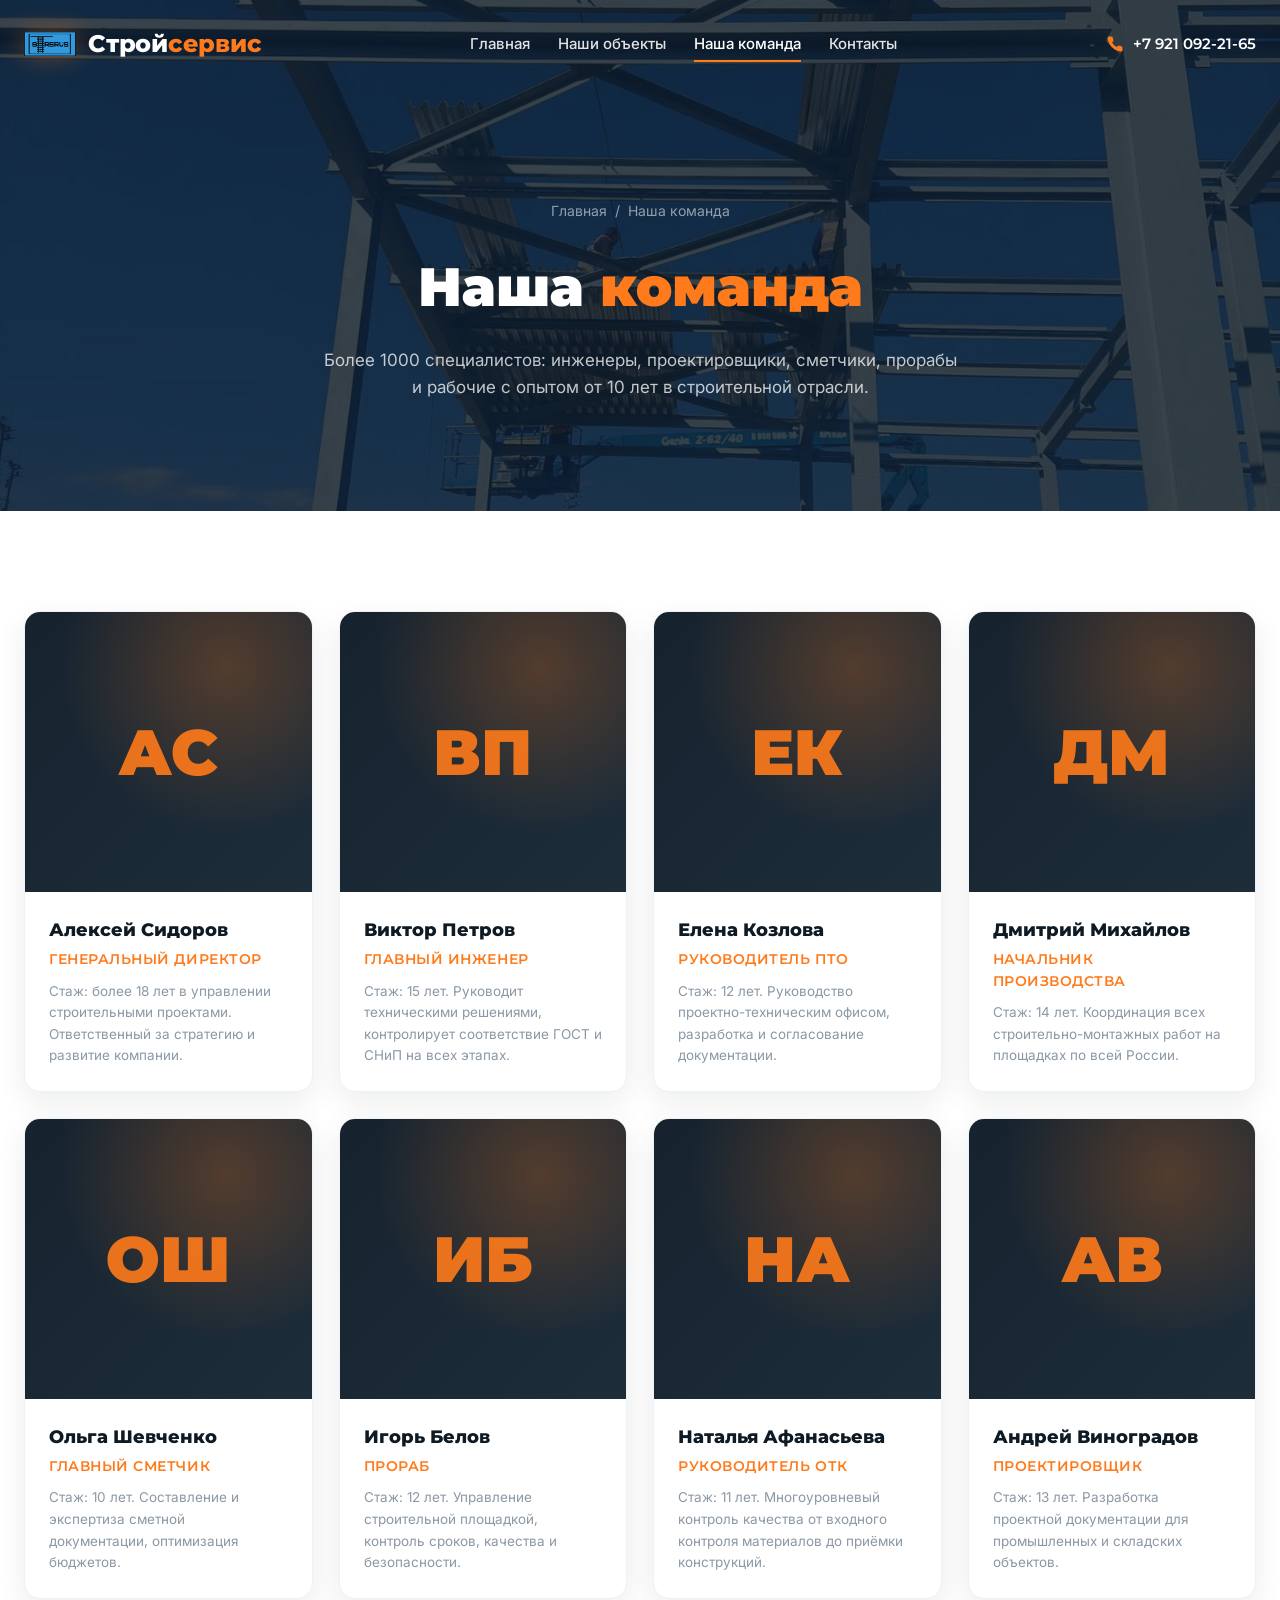
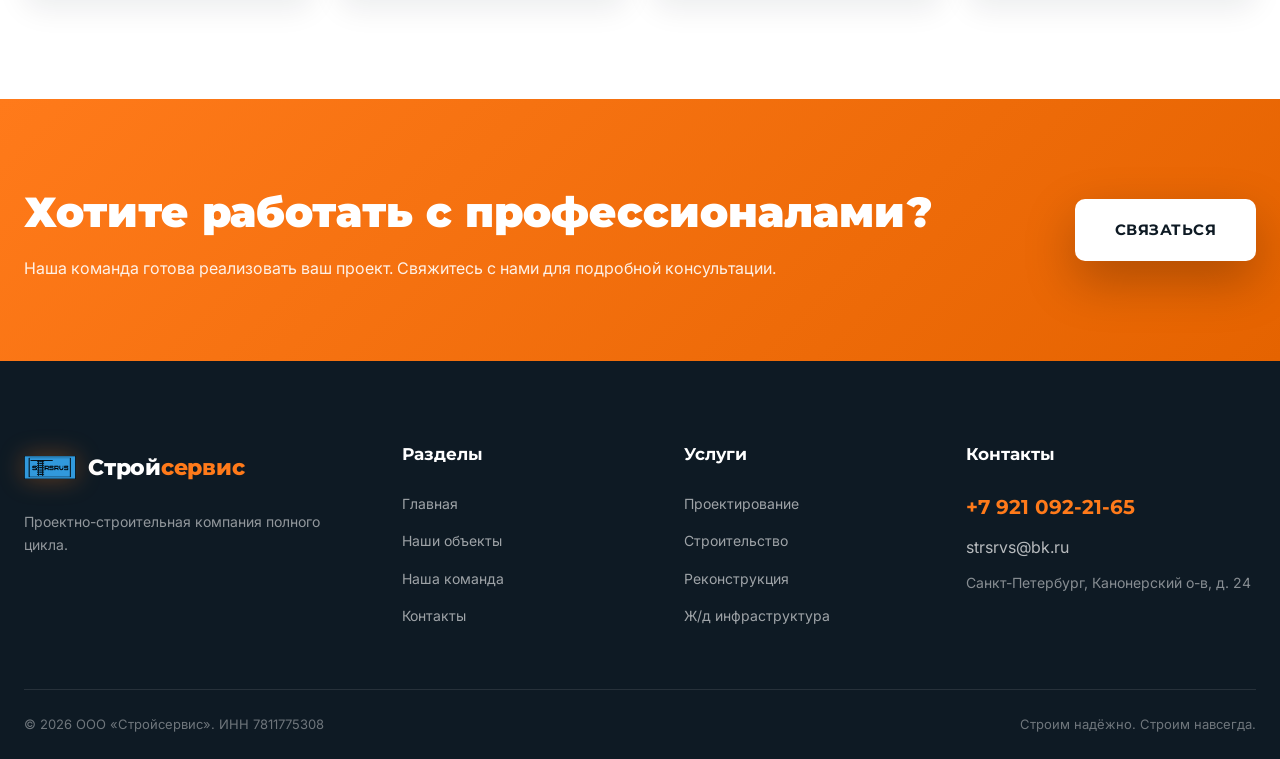
<file: pages/team.html>
<!DOCTYPE html>
<html lang="ru">
<head>
    <meta charset="UTF-8">
    <meta name="viewport" content="width=device-width, initial-scale=1.0">
    <title>Наша команда — Стройсервис</title>
    <meta name="description" content="Наша команда профессионалов: инженеры, проектировщики, прорабы и сметчики с опытом от 10 лет в строительстве.">
    <link rel="preconnect" href="https://fonts.googleapis.com">
    <link rel="preconnect" href="https://fonts.gstatic.com" crossorigin>
    <link href="https://fonts.googleapis.com/css2?family=Montserrat:wght@400;500;600;700;800;900&family=Inter:wght@400;500;600;700&display=swap" rel="stylesheet">
    <link rel="stylesheet" href="../css/style.css">
</head>
<body>

<div class="progress-bar" id="progressBar"></div>

<!-- HEADER -->
<header class="header" id="header">
    <div class="container header-inner">
        <a href="../index.html" class="logo">
            <img src="../img/hero_5.png" alt="Стройсервис" class="logo-img">
            <span class="logo-text">Строй<span>сервис</span></span>
        </a>
        <nav class="nav" id="nav">
            <a href="../index.html" class="nav-link">Главная</a>
            <a href="objects.html" class="nav-link">Наши объекты</a>
            <a href="team.html" class="nav-link active">Наша команда</a>
            <a href="contacts.html" class="nav-link">Контакты</a>
        </nav>
        <div class="header-actions">
            <a href="tel:+79210922165" class="header-phone">
                <svg width="18" height="18" viewBox="0 0 24 24" fill="none"><path d="M22 16.92v3a2 2 0 0 1-2.18 2 19.79 19.79 0 0 1-8.63-3.07 19.5 19.5 0 0 1-6-6 19.79 19.79 0 0 1-3.07-8.67A2 2 0 0 1 4.11 2h3a2 2 0 0 1 2 1.72c.127.96.361 1.903.7 2.81a2 2 0 0 1-.45 2.11L8.09 9.91a16 16 0 0 0 6 6l1.27-1.27a2 2 0 0 1 2.11-.45c.907.339 1.85.573 2.81.7A2 2 0 0 1 22 16.92z" fill="currentColor"/></svg>
                <span>+7 921 092-21-65</span>
            </a>
            <button class="burger" id="burger" aria-label="Меню"><span></span><span></span><span></span></button>
        </div>
    </div>
</header>

<!-- MOBILE MENU -->
<div class="mobile-menu" id="mobileMenu">
    <nav class="mobile-nav">
        <a href="../index.html" class="mobile-link">Главная</a>
        <a href="objects.html" class="mobile-link">Наши объекты</a>
        <a href="team.html" class="mobile-link active">Наша команда</a>
        <a href="contacts.html" class="mobile-link">Контакты</a>
    </nav>
    <div class="mobile-bottom">
        <a href="tel:+79210922165" class="header-phone">+7 921 092-21-65</a>
        <a href="contacts.html" class="btn btn-primary btn-block">Обсудить проект</a>
    </div>
</div>

<!-- PAGE HERO -->
<section class="page-hero" style="background-image:url('../img/hero_1.jpeg')">
    <div class="hero-overlay"></div>
    <div class="container">
        <div class="breadcrumbs"><a href="../index.html">Главная</a><span>/</span><span>Наша команда</span></div>
        <h1 class="page-hero-title">Наша <span>команда</span></h1>
        <p class="page-hero-subtitle">Более 1000 специалистов: инженеры, проектировщики, сметчики, прорабы и рабочие с опытом от 10 лет в строительной отрасли.</p>
    </div>
</section>

<!-- TEAM -->
<section class="page-section">
    <div class="container">
        <div class="team-grid">

            <div class="team-card js-scroll">
                <div class="team-photo"><span class="initials">АС</span></div>
                <div class="team-info">
                    <div class="team-name">Алексей Сидоров</div>
                    <div class="team-role">Генеральный директор</div>
                    <div class="team-experience">Стаж: более 18 лет в управлении строительными проектами. Ответственный за стратегию и развитие компании.</div>
                </div>
            </div>

            <div class="team-card js-scroll">
                <div class="team-photo"><span class="initials">ВП</span></div>
                <div class="team-info">
                    <div class="team-name">Виктор Петров</div>
                    <div class="team-role">Главный инженер</div>
                    <div class="team-experience">Стаж: 15 лет. Руководит техническими решениями, контролирует соответствие ГОСТ и СНиП на всех этапах.</div>
                </div>
            </div>

            <div class="team-card js-scroll">
                <div class="team-photo"><span class="initials">ЕК</span></div>
                <div class="team-info">
                    <div class="team-name">Елена Козлова</div>
                    <div class="team-role">Руководитель ПТО</div>
                    <div class="team-experience">Стаж: 12 лет. Руководство проектно-техническим офисом, разработка и согласование документации.</div>
                </div>
            </div>

            <div class="team-card js-scroll">
                <div class="team-photo"><span class="initials">ДМ</span></div>
                <div class="team-info">
                    <div class="team-name">Дмитрий Михайлов</div>
                    <div class="team-role">Начальник производства</div>
                    <div class="team-experience">Стаж: 14 лет. Координация всех строительно-монтажных работ на площадках по всей России.</div>
                </div>
            </div>

            <div class="team-card js-scroll">
                <div class="team-photo"><span class="initials">ОШ</span></div>
                <div class="team-info">
                    <div class="team-name">Ольга Шевченко</div>
                    <div class="team-role">Главный сметчик</div>
                    <div class="team-experience">Стаж: 10 лет. Составление и экспертиза сметной документации, оптимизация бюджетов.</div>
                </div>
            </div>

            <div class="team-card js-scroll">
                <div class="team-photo"><span class="initials">ИБ</span></div>
                <div class="team-info">
                    <div class="team-name">Игорь Белов</div>
                    <div class="team-role">Прораб</div>
                    <div class="team-experience">Стаж: 12 лет. Управление строительной площадкой, контроль сроков, качества и безопасности.</div>
                </div>
            </div>

            <div class="team-card js-scroll">
                <div class="team-photo"><span class="initials">НА</span></div>
                <div class="team-info">
                    <div class="team-name">Наталья Афанасьева</div>
                    <div class="team-role">Руководитель ОТК</div>
                    <div class="team-experience">Стаж: 11 лет. Многоуровневый контроль качества от входного контроля материалов до приёмки конструкций.</div>
                </div>
            </div>

            <div class="team-card js-scroll">
                <div class="team-photo"><span class="initials">АВ</span></div>
                <div class="team-info">
                    <div class="team-name">Андрей Виноградов</div>
                    <div class="team-role">Проектировщик</div>
                    <div class="team-experience">Стаж: 13 лет. Разработка проектной документации для промышленных и складских объектов.</div>
                </div>
            </div>

        </div>
    </div>
</section>

<!-- CTA -->
<section class="cta">
    <div class="container cta-inner">
        <div class="cta-text">
            <h2 class="cta-title js-scroll">Хотите работать с профессионалами?</h2>
            <p class="cta-subtitle js-scroll">Наша команда готова реализовать ваш проект. Свяжитесь с нами для подробной консультации.</p>
        </div>
        <a href="contacts.html" class="btn btn-light btn-lg js-scroll">Связаться</a>
    </div>
</section>

<!-- FOOTER -->
<footer class="footer">
    <div class="container">
        <div class="footer-grid">
            <div class="footer-col">
                <a href="../index.html" class="logo footer-logo">
                    <img src="../img/hero_5.png" alt="Стройсервис" class="logo-img">
                    <span class="logo-text">Строй<span>сервис</span></span>
                </a>
                <p class="footer-desc">Проектно-строительная компания полного цикла.</p>
            </div>
            <div class="footer-col">
                <h4>Разделы</h4>
                <ul class="footer-links">
                    <li><a href="../index.html">Главная</a></li>
                    <li><a href="objects.html">Наши объекты</a></li>
                    <li><a href="team.html">Наша команда</a></li>
                    <li><a href="contacts.html">Контакты</a></li>
                </ul>
            </div>
            <div class="footer-col">
                <h4>Услуги</h4>
                <ul class="footer-links">
                    <li><a href="objects.html">Проектирование</a></li>
                    <li><a href="objects.html">Строительство</a></li>
                    <li><a href="objects.html">Реконструкция</a></li>
                    <li><a href="objects.html">Ж/д инфраструктура</a></li>
                </ul>
            </div>
            <div class="footer-col">
                <h4>Контакты</h4>
                <div class="footer-contact">
                    <a href="tel:+79210922165" class="footer-phone">+7 921 092-21-65</a>
                    <a href="mailto:strsrvs@bk.ru" class="footer-mail">strsrvs@bk.ru</a>
                    <p class="footer-addr">Санкт-Петербург, Канонерский о-в, д. 24</p>
                </div>
            </div>
        </div>
        <div class="footer-bottom">
            <span>&copy; <span id="year"></span> ООО &laquo;Стройсервис&raquo;. ИНН 7811775308</span>
            <span>Строим надёжно. Строим навсегда.</span>
        </div>
    </div>
</footer>

<script src="../js/main.js"></script>
</body>
</html>
</file>
<file: css/style.css>
/* =====================================================
   Стройсервис — современный дизайн строительной компании
   ===================================================== */

:root {
    --dark: #0e1a24;
    --dark-2: #16232f;
    --dark-3: #1d2d3a;
    --accent: #ff7a1a;
    --accent-dark: #e56300;
    --accent-light: #ffa35c;
    --light: #f4f6f8;
    --white: #ffffff;
    --gray: #8b98a5;
    --text: #22323f;
    --radius: 16px;
    --radius-sm: 10px;
    --font-h: 'Montserrat', sans-serif;
    --font-b: 'Inter', sans-serif;
    --shadow: 0 20px 50px rgba(14, 26, 36, .12);
    --shadow-brand: 0 20px 60px rgba(229, 99, 0, .28);
    --transition: .35s cubic-bezier(.22, .68, 0, 1);
}

*, *::before, *::after {
    box-sizing: border-box;
    margin: 0;
    padding: 0;
}

html {
    scroll-behavior: smooth;
    overflow-x: hidden;
}

body {
    font-family: var(--font-b);
    color: var(--text);
    background: var(--white);
    line-height: 1.6;
    overflow-x: hidden;
}

img {
    max-width: 100%;
    display: block;
}

a {
    text-decoration: none;
    color: inherit;
}

ul {
    list-style: none;
}

button {
    font-family: inherit;
    cursor: pointer;
    border: none;
    background: none;
}

.container {
    width: 100%;
    max-width: 1280px;
    margin: 0 auto;
    padding: 0 24px;
}

.accent {
    color: var(--accent);
}

/* ---------- Progress bar ---------- */
.progress-bar {
    position: fixed;
    top: 0;
    left: 0;
    height: 3px;
    width: 0;
    background: linear-gradient(90deg, var(--accent), var(--accent-light));
    z-index: 1002;
    transition: width .1s linear;
}

/* ---------- Buttons ---------- */
.btn {
    display: inline-flex;
    align-items: center;
    justify-content: center;
    gap: 8px;
    padding: 14px 30px;
    font-family: var(--font-h);
    font-weight: 700;
    font-size: 14px;
    letter-spacing: .03em;
    text-transform: uppercase;
    border-radius: var(--radius-sm);
    transition: var(--transition);
    white-space: nowrap;
    border: 2px solid transparent;
}

.btn-lg {
    padding: 17px 38px;
    font-size: 15px;
}

.btn-block {
    width: 100%;
}

.btn-primary {
    background: linear-gradient(135deg, var(--accent), var(--accent-dark));
    color: var(--white);
    box-shadow: var(--shadow-brand);
}

.btn-primary:hover {
    transform: translateY(-3px);
    box-shadow: 0 28px 70px rgba(229, 99, 0, .4);
}

.btn-ghost {
    background: transparent;
    color: var(--white);
    border-color: rgba(255, 255, 255, .5);
}

.btn-ghost:hover {
    border-color: var(--accent);
    background: var(--accent);
    transform: translateY(-3px);
}

.btn-outline {
    color: var(--dark);
    background: transparent;
    border-color: var(--dark);
}

.btn-outline:hover {
    background: var(--dark);
    color: var(--white);
}

.btn-light {
    background: var(--white);
    color: var(--dark);
    box-shadow: 0 20px 50px rgba(0, 0, 0, .25);
}

.btn-light:hover {
    transform: translateY(-3px);
    background: var(--accent);
    color: var(--white);
}

/* ---------- Header ---------- */
.header {
    position: fixed;
    top: 0;
    left: 0;
    right: 0;
    z-index: 1000;
    padding: 18px 0;
    transition: var(--transition);
    background: transparent;
}

.header.scrolled {
    background: rgba(14, 26, 36, .92);
    backdrop-filter: blur(14px);
    padding: 12px 0;
    box-shadow: 0 10px 40px rgba(0, 0, 0, .3);
}

.header-inner {
    display: flex;
    align-items: center;
    justify-content: space-between;
    gap: 30px;
}

.logo {
    display: flex;
    align-items: center;
    gap: 12px;
}

.logo-img {
    width: 52px;
    height: 52px;
    object-fit: contain;
    filter: drop-shadow(0 0 12px rgba(255, 122, 26, .35));
}

.logo-text {
    font-family: var(--font-h);
    font-weight: 800;
    font-size: 24px;
    color: var(--white);
    letter-spacing: -0.01em;
}

.logo-text span {
    color: var(--accent);
}

.nav {
    display: flex;
    gap: 28px;
}

.nav-link {
    position: relative;
    color: rgba(255, 255, 255, .88);
    font-weight: 500;
    font-size: 15px;
    padding: 6px 0;
    transition: color var(--transition);
}

.nav-link::after {
    content: '';
    position: absolute;
    bottom: 0;
    left: 0;
    width: 0;
    height: 2px;
    background: var(--accent);
    transition: width var(--transition);
}

.nav-link:hover, .nav-link.active {
    color: var(--white);
}

.nav-link:hover::after, .nav-link.active::after {
    width: 100%;
}

.header-actions {
    display: flex;
    align-items: center;
    gap: 20px;
}

.header-phone {
    display: flex;
    align-items: center;
    gap: 9px;
    color: var(--white);
    font-weight: 600;
    font-size: 15px;
    font-family: var(--font-h);
    transition: color var(--transition);
}

.header-phone svg {
    color: var(--accent);
}

.header-phone:hover {
    color: var(--accent);
}

.burger {
    display: none;
    flex-direction: column;
    gap: 5px;
    padding: 8px;
}

.burger span {
    width: 26px;
    height: 3px;
    background: var(--white);
    border-radius: 3px;
    transition: var(--transition);
}

.burger.open span:nth-child(1) {
    transform: translateY(8px) rotate(45deg);
}

.burger.open span:nth-child(2) {
    opacity: 0;
}

.burger.open span:nth-child(3) {
    transform: translateY(-8px) rotate(-45deg);
}

/* ---------- Mobile menu ---------- */
.mobile-menu {
    position: fixed;
    top: 0;
    right: -100%;
    width: 340px;
    max-width: 90vw;
    height: 100vh;
    background: var(--dark);
    z-index: 999;
    padding: 120px 36px 40px;
    display: flex;
    flex-direction: column;
    justify-content: space-between;
    transition: right .4s cubic-bezier(.22, .68, 0, 1);
    box-shadow: -20px 0 60px rgba(0, 0, 0, .4);
}

.mobile-menu.open {
    right: 0;
}

.mobile-nav {
    display: flex;
    flex-direction: column;
    gap: 8px;
}

.mobile-link {
    font-family: var(--font-h);
    font-size: 22px;
    font-weight: 700;
    color: rgba(255, 255, 255, .85);
    padding: 12px 0;
    border-bottom: 1px solid rgba(255, 255, 255, .08);
    transition: color var(--transition);
}

.mobile-link:hover, .mobile-link.active {
    color: var(--accent);
    padding-left: 10px;
}

.mobile-bottom {
    display: flex;
    flex-direction: column;
    gap: 18px;
}

/* ---------- Hero ---------- */
.hero {
    position: relative;
    min-height: 100vh;
    display: flex;
    align-items: center;
    overflow: hidden;
}

.hero-slider {
    position: absolute;
    inset: 0;
}

.hero-slide {
    position: absolute;
    inset: 0;
    background-size: cover;
    background-position: center;
    opacity: 0;
    transform: scale(1.06);
    transition: opacity 1s ease, transform 7s ease;
}

.hero-slide.active {
    opacity: 1;
    transform: scale(1);
}

.hero-overlay {
    position: absolute;
    inset: 0;
    background: linear-gradient(120deg, rgba(14, 26, 36, .94) 0%, rgba(14, 26, 36, .78) 45%, rgba(14, 26, 36, .4) 100%);
}

.hero-content {
    position: relative;
    z-index: 5;
    max-width: 750px;
    padding-top: 140px;
    padding-bottom: 100px;
}

.hero-badge {
    display: inline-block;
    background: rgba(255, 122, 26, .15);
    border: 1px solid rgba(255, 122, 26, .4);
    color: var(--accent-light);
    font-family: var(--font-h);
    font-weight: 600;
    font-size: 13px;
    letter-spacing: .12em;
    text-transform: uppercase;
    padding: 9px 18px;
    border-radius: 40px;
    margin-bottom: 26px;
    backdrop-filter: blur(6px);
}

.hero-title {
    font-family: var(--font-h);
    font-weight: 900;
    font-size: clamp(34px, 5.4vw, 62px);
    line-height: 1.08;
    color: var(--white);
    margin-bottom: 24px;
}

.hero-text {
    font-size: 17px;
    color: rgba(255, 255, 255, .82);
    max-width: 560px;
    margin-bottom: 36px;
}

.hero-actions {
    display: flex;
    flex-wrap: wrap;
    gap: 16px;
}

.hero-controls {
    position: absolute;
    bottom: 40px;
    left: 50%;
    transform: translateX(-50%);
    display: flex;
    align-items: center;
    gap: 20px;
    z-index: 10;
}

.hero-arrow {
    width: 46px;
    height: 46px;
    border-radius: 50%;
    border: 1px solid rgba(255, 255, 255, .35);
    color: var(--white);
    font-size: 18px;
    display: flex;
    align-items: center;
    justify-content: center;
    transition: var(--transition);
}

.hero-arrow:hover {
    background: var(--accent);
    border-color: var(--accent);
    transform: scale(1.08);
}

.hero-dots {
    display: flex;
    gap: 9px;
}

.hero-dots span {
    width: 10px;
    height: 10px;
    border-radius: 50%;
    background: rgba(255, 255, 255, .35);
    cursor: pointer;
    transition: var(--transition);
}

.hero-dots span.active {
    background: var(--accent);
    transform: scale(1.25);
}

.hero-scroll {
    position: absolute;
    right: 34px;
    bottom: 40px;
    display: flex;
    align-items: center;
    gap: 12px;
    color: rgba(255, 255, 255, .7);
    font-size: 12px;
    letter-spacing: .12em;
    text-transform: uppercase;
    writing-mode: vertical-rl;
    z-index: 10;
}

.hero-scroll span {
    display: block;
    width: 2px;
    height: 60px;
    background: linear-gradient(var(--accent), transparent);
    animation: scrollPulse 2s infinite;
}

@keyframes scrollPulse {
    0% { transform: scaleY(0); transform-origin: top; }
    50% { transform: scaleY(1); transform-origin: top; }
    51% { transform-origin: bottom; }
    100% { transform: scaleY(0); transform-origin: bottom; }
}

/* ---------- Stats ---------- */
.stats {
    position: relative;
    z-index: 20;
    margin-top: -1px;
    background: linear-gradient(135deg, var(--accent), var(--accent-dark));
    padding: 56px 0;
}

.stats-grid {
    display: grid;
    grid-template-columns: repeat(6, 1fr);
    gap: 30px;
}

.stat-value {
    font-family: var(--font-h);
    font-weight: 900;
    font-size: clamp(28px, 3.4vw, 44px);
    color: var(--white);
    line-height: 1.1;
}

.stat-label {
    color: rgba(255, 255, 255, .88);
    font-size: 13px;
    margin-top: 8px;
    line-height: 1.4;
}

/* ---------- Section base ---------- */
.section {
    padding: 110px 0;
}

.section-head {
    display: flex;
    align-items: flex-end;
    justify-content: space-between;
    gap: 30px;
    margin-bottom: 56px;
}

.section-head.light {
    display: block;
    margin-bottom: 48px;
}

.section-tag {
    display: inline-block;
    color: var(--accent);
    font-family: var(--font-h);
    font-weight: 700;
    font-size: 13px;
    letter-spacing: .18em;
    text-transform: uppercase;
    margin-bottom: 14px;
}

.section-title {
    font-family: var(--font-h);
    font-weight: 900;
    font-size: clamp(28px, 3.6vw, 44px);
    line-height: 1.15;
    color: var(--dark);
}

.section-title.accent-color {
    color: var(--dark);
}

.section-subtitle {
    color: var(--gray);
    font-size: 16px;
    max-width: 620px;
    margin-top: 12px;
}

/* ---------- Services ---------- */
.services {
    background: var(--white);
}

.services-grid {
    display: grid;
    grid-template-columns: repeat(3, 1fr);
    gap: 26px;
}

.service-card {
    background: var(--light);
    border-radius: var(--radius);
    padding: 36px 30px;
    border: 1px solid transparent;
    transition: var(--transition);
    position: relative;
    overflow: hidden;
}

.service-card::before {
    content: '';
    position: absolute;
    top: 0;
    left: 0;
    width: 100%;
    height: 3px;
    background: linear-gradient(90deg, var(--accent), var(--accent-light));
    transform: scaleX(0);
    transform-origin: left;
    transition: transform var(--transition);
}

.service-card:hover {
    background: var(--white);
    border-color: #e8edf2;
    box-shadow: var(--shadow);
    transform: translateY(-8px);
}

.service-card:hover::before {
    transform: scaleX(1);
}

.service-icon {
    width: 72px;
    height: 72px;
    border-radius: 18px;
    background: linear-gradient(135deg, var(--accent), var(--accent-dark));
    display: flex;
    align-items: center;
    justify-content: center;
    color: var(--white);
    margin-bottom: 22px;
    box-shadow: var(--shadow-brand);
    transition: var(--transition);
}

.service-card:hover .service-icon {
    transform: rotate(-6deg) scale(1.06);
}

.service-title {
    font-family: var(--font-h);
    font-weight: 800;
    font-size: 20px;
    color: var(--dark);
    margin-bottom: 10px;
}

.service-text {
    color: var(--gray);
    font-size: 15px;
}

/* ---------- Conditions (dark) ---------- */
.conditions {
    background: var(--dark);
    padding: 110px 0;
    position: relative;
    overflow: hidden;
}

.conditions::before {
    content: '';
    position: absolute;
    top: -20%;
    right: -10%;
    width: 600px;
    height: 600px;
    background: radial-gradient(circle, rgba(255, 122, 26, .12), transparent 60%);
}

.conditions .section-title {
    color: var(--white);
}

.conditions .section-subtitle {
    color: rgba(255, 255, 255, .65);
}

.cond-grid {
    display: grid;
    grid-template-columns: repeat(5, 1fr);
    gap: 20px;
    position: relative;
    z-index: 2;
}

.cond-item {
    background: var(--dark-2);
    border: 1px solid rgba(255, 255, 255, .07);
    border-radius: var(--radius);
    padding: 28px 24px;
    transition: var(--transition);
}

.cond-item:hover {
    background: var(--dark-3);
    border-color: var(--accent);
    transform: translateY(-6px);
}

.cond-num {
    font-family: var(--font-h);
    font-weight: 900;
    font-size: 34px;
    color: var(--accent);
    opacity: .85;
    display: block;
    margin-bottom: 16px;
}

.cond-item h4 {
    font-family: var(--font-h);
    font-weight: 700;
    font-size: 16px;
    color: var(--white);
    margin-bottom: 10px;
}

.cond-item p {
    font-size: 13.5px;
    color: rgba(255, 255, 255, .6);
    line-height: 1.55;
}

/* ---------- Gallery ---------- */
.gallery {
    background: var(--white);
}

.gallery-grid {
    display: grid;
    grid-template-columns: repeat(4, 1fr);
    grid-auto-rows: 230px;
    gap: 16px;
}

.gallery-item {
    position: relative;
    overflow: hidden;
    border-radius: var(--radius-sm);
    cursor: pointer;
}

.gallery-item img {
    width: 100%;
    height: 100%;
    object-fit: cover;
    transition: transform .7s ease;
}

.gallery-item:hover img {
    transform: scale(1.1);
}

.gallery-overlay {
    position: absolute;
    inset: 0;
    background: linear-gradient(180deg, transparent 40%, rgba(14, 26, 36, .9));
    display: flex;
    align-items: flex-end;
    padding: 20px;
    opacity: 0;
    transition: opacity var(--transition);
}

.gallery-item:hover .gallery-overlay {
    opacity: 1;
}

.gallery-overlay span {
    color: var(--white);
    font-family: var(--font-h);
    font-weight: 600;
    font-size: 14px;
    transform: translateY(10px);
    transition: transform var(--transition);
}

.gallery-item:hover .gallery-overlay span {
    transform: translateY(0);
}

/* ---------- About ---------- */
.about {
    background: var(--light);
    padding: 110px 0;
}

.about-grid {
    display: grid;
    grid-template-columns: 1.05fr 1fr;
    gap: 70px;
    align-items: center;
}

.about-media {
    position: relative;
}

.about-media > img {
    border-radius: var(--radius);
    box-shadow: var(--shadow);
    width: 100%;
    height: 520px;
    object-fit: cover;
}

.about-card {
    position: absolute;
    bottom: -20px;
    left: -20px;
    background: linear-gradient(135deg, var(--accent), var(--accent-dark));
    border-radius: var(--radius);
    padding: 30px 34px;
    max-width: 280px;
    box-shadow: var(--shadow-brand);
    display: flex;
    flex-direction: column;
    gap: 6px;
}

.about-card-value {
    font-family: var(--font-h);
    font-weight: 900;
    font-size: 40px;
    color: var(--white);
}

.about-card-text {
    color: rgba(255, 255, 255, .9);
    font-size: 14px;
}

.about-content > p {
    color: var(--gray);
    font-size: 16px;
    margin-bottom: 16px;
}

.about-list {
    margin: 26px 0 34px;
    display: flex;
    flex-direction: column;
    gap: 14px;
}

.about-list li {
    display: flex;
    align-items: center;
    gap: 14px;
    font-size: 15px;
    color: var(--text);
}

.about-list strong {
    font-family: var(--font-h);
    color: var(--accent);
    font-size: 18px;
}

/* ---------- Testimonials ---------- */
.testimonials {
    background: var(--white);
}

.testi-slider {
    position: relative;
    overflow: hidden;
}

.testi-track {
    display: flex;
    transition: transform .6s ease;
}

.testi-card {
    min-width: 100%;
    background: var(--light);
    border-radius: var(--radius);
    padding: 48px;
}

.testi-quote {
    color: var(--accent);
    margin-bottom: 20px;
    opacity: .8;
}

.testi-text {
    font-size: 18px;
    color: var(--text);
    font-style: italic;
    margin-bottom: 32px;
    max-width: 760px;
}

.testi-author {
    display: flex;
    align-items: center;
    gap: 16px;
}

.testi-avatar {
    width: 54px;
    height: 54px;
    border-radius: 50%;
    background: linear-gradient(135deg, var(--accent), var(--accent-dark));
    color: var(--white);
    font-family: var(--font-h);
    font-weight: 800;
    display: flex;
    align-items: center;
    justify-content: center;
    font-size: 18px;
}

.testi-name {
    font-family: var(--font-h);
    font-weight: 700;
    color: var(--dark);
}

.testi-role {
    font-size: 14px;
    color: var(--gray);
}

.testi-arrows {
    display: flex;
    gap: 12px;
    margin-top: 28px;
}

.testi-arrows .hero-arrow {
    color: var(--dark);
    border-color: var(--dark);
}

.testi-arrows .hero-arrow:hover {
    color: var(--white);
    background: var(--accent);
    border-color: var(--accent);
}

/* ---------- CTA ---------- */
.cta {
    background: linear-gradient(135deg, var(--accent) 0%, var(--accent-dark) 100%);
    padding: 80px 0;
}

.cta-inner {
    display: flex;
    align-items: center;
    justify-content: space-between;
    gap: 40px;
}

.cta-title {
    font-family: var(--font-h);
    font-weight: 900;
    font-size: clamp(28px, 3.4vw, 42px);
    color: var(--white);
    margin-bottom: 10px;
}

.cta-subtitle {
    color: rgba(255, 255, 255, .9);
    font-size: 16px;
}

/* ---------- Footer ---------- */
.footer {
    background: var(--dark);
    color: var(--white);
    padding: 80px 0 0;
}

.footer-grid {
    display: grid;
    grid-template-columns: 1.4fr 1fr 1fr 1.2fr;
    gap: 40px;
    padding-bottom: 60px;
}

.footer-logo .logo-text {
    font-size: 22px;
}

.footer-desc {
    color: rgba(255, 255, 255, .55);
    font-size: 14px;
    margin-top: 18px;
    max-width: 320px;
}

.footer-col h4 {
    font-family: var(--font-h);
    font-weight: 700;
    font-size: 17px;
    margin-bottom: 22px;
    color: var(--white);
}

.footer-links {
    display: flex;
    flex-direction: column;
    gap: 12px;
}

.footer-links a {
    color: rgba(255, 255, 255, .6);
    font-size: 14px;
    transition: var(--transition);
}

.footer-links a:hover {
    color: var(--accent);
    padding-left: 6px;
}

.footer-contact {
    display: flex;
    flex-direction: column;
    gap: 12px;
}

.footer-phone {
    font-family: var(--font-h);
    font-weight: 700;
    font-size: 20px;
    color: var(--accent);
    transition: var(--transition);
}

.footer-phone:hover {
    color: var(--accent-light);
}

.footer-mail {
    color: rgba(255, 255, 255, .7);
    transition: var(--transition);
}

.footer-mail:hover {
    color: var(--accent);
}

.footer-addr {
    color: rgba(255, 255, 255, .5);
    font-size: 14px;
}

.footer-bottom {
    border-top: 1px solid rgba(255, 255, 255, .1);
    padding: 24px 0;
    display: flex;
    align-items: center;
    justify-content: space-between;
    gap: 20px;
    flex-wrap: wrap;
    color: rgba(255, 255, 255, .4);
    font-size: 13px;
}

/* =====================================================
   ВНУТРЕННИЕ СТРАНИЦЫ
   ===================================================== */

.page-hero {
    position: relative;
    padding: 200px 0 110px;
    background-size: cover;
    background-position: center;
    color: var(--white);
    text-align: center;
}

.page-hero .hero-overlay {
    background: rgba(14, 26, 36, .82);
}

.page-hero .container {
    position: relative;
    z-index: 2;
}

.page-hero-title {
    font-family: var(--font-h);
    font-weight: 900;
    font-size: clamp(32px, 4.6vw, 54px);
    margin-bottom: 16px;
}

.page-hero-title span {
    color: var(--accent);
}

.page-hero-subtitle {
    color: rgba(255, 255, 255, .75);
    font-size: 17px;
    max-width: 640px;
    margin: 0 auto;
}

.breadcrumbs {
    position: relative;
    z-index: 2;
    display: flex;
    justify-content: center;
    gap: 8px;
    margin-bottom: 22px;
    color: rgba(255, 255, 255, .55);
    font-size: 14px;
}

.breadcrumbs a {
    transition: color var(--transition);
}

.breadcrumbs a:hover {
    color: var(--accent);
}

.page-section {
    padding: 100px 0;
}

.page-section.alt {
    background: var(--light);
}

/* ---------- Objects page ---------- */
.filter-bar {
    display: flex;
    flex-wrap: wrap;
    justify-content: center;
    gap: 12px;
    margin-bottom: 50px;
}

.filter-btn {
    padding: 12px 26px;
    border-radius: 40px;
    border: 1.5px solid #e4e9ee;
    font-weight: 600;
    font-size: 14px;
    color: var(--text);
    transition: var(--transition);
    background: transparent;
}

.filter-btn:hover {
    border-color: var(--accent);
    color: var(--accent);
}

.filter-btn.active {
    background: var(--dark);
    border-color: var(--dark);
    color: var(--white);
}

.object-card {
    position: relative;
    border-radius: var(--radius);
    overflow: hidden;
    height: 340px;
    cursor: pointer;
    display: block;
}

.object-card img {
    width: 100%;
    height: 100%;
    object-fit: cover;
    transition: transform .7s ease;
}

.object-card:hover img {
    transform: scale(1.08);
}

.object-card .gallery-overlay {
    opacity: 1;
    background: linear-gradient(180deg, transparent 30%, rgba(14, 26, 36, .95));
}

.object-card .gallery-overlay span {
    transform: none;
    font-size: 18px;
    font-family: var(--font-h);
    font-weight: 700;
}

.object-card .object-tag {
    position: absolute;
    top: 18px;
    left: 18px;
    background: var(--accent);
    color: var(--white);
    font-family: var(--font-h);
    font-weight: 700;
    font-size: 12px;
    padding: 6px 14px;
    border-radius: 30px;
    text-transform: uppercase;
    letter-spacing: .06em;
    transition: var(--transition);
}

/* ---------- Lightbox ---------- */
.lightbox {
    position: fixed;
    inset: 0;
    background: rgba(14, 26, 36, .95);
    display: flex;
    align-items: center;
    justify-content: center;
    z-index: 2000;
    opacity: 0;
    visibility: hidden;
    transition: var(--transition);
}

.lightbox.open {
    opacity: 1;
    visibility: visible;
}

.lightbox img {
    max-width: 90vw;
    max-height: 85vh;
    border-radius: var(--radius-sm);
    box-shadow: 0 30px 80px rgba(0, 0, 0, .6);
}

.lightbox-close {
    position: absolute;
    top: 30px;
    right: 40px;
    color: var(--white);
    font-size: 40px;
    cursor: pointer;
    transition: var(--transition);
}

.lightbox-close:hover {
    color: var(--accent);
    transform: rotate(90deg);
}

.lightbox-prev, .lightbox-next {
    position: absolute;
    top: 50%;
    transform: translateY(-50%);
    width: 56px;
    height: 56px;
    border-radius: 50%;
    border: 1px solid rgba(255, 255, 255, .3);
    color: var(--white);
    font-size: 22px;
    transition: var(--transition);
}

.lightbox-prev:hover, .lightbox-next:hover {
    background: var(--accent);
    border-color: var(--accent);
}

.lightbox-prev { left: 40px; }
.lightbox-next { right: 40px; }

/* ---------- Team page ---------- */
.team-grid {
    display: grid;
    grid-template-columns: repeat(4, 1fr);
    gap: 26px;
}

.team-card {
    background: var(--white);
    border-radius: var(--radius);
    overflow: hidden;
    box-shadow: 0 10px 30px rgba(14, 26, 36, .08);
    transition: var(--transition);
    border: 1px solid #eef2f5;
}

.team-card:hover {
    transform: translateY(-8px);
    box-shadow: var(--shadow);
}

.team-photo {
    height: 280px;
    background: linear-gradient(135deg, var(--dark-2), var(--dark-3));
    display: flex;
    align-items: center;
    justify-content: center;
    position: relative;
    overflow: hidden;
}

.team-photo .initials {
    font-family: var(--font-h);
    font-weight: 900;
    font-size: 64px;
    color: var(--accent);
    opacity: .9;
}

.team-photo::before {
    content: '';
    position: absolute;
    inset: 0;
    background: radial-gradient(circle at 70% 20%, rgba(255, 122, 26, .25), transparent 55%);
}

.team-info {
    padding: 24px;
}

.team-name {
    font-family: var(--font-h);
    font-weight: 800;
    font-size: 18px;
    color: var(--dark);
    margin-bottom: 4px;
}

.team-role {
    color: var(--accent);
    font-size: 13.5px;
    font-weight: 600;
    margin-bottom: 10px;
    font-family: var(--font-h);
    letter-spacing: .04em;
    text-transform: uppercase;
}

.team-experience {
    color: var(--gray);
    font-size: 13.5px;
}

/* ---------- Contacts page ---------- */
.contact-grid {
    display: grid;
    grid-template-columns: 1fr 1fr;
    gap: 60px;
}

.contact-info-item {
    display: flex;
    gap: 20px;
    padding: 24px 0;
    border-bottom: 1px solid #eef2f5;
}

.contact-icon {
    width: 56px;
    height: 56px;
    flex-shrink: 0;
    border-radius: 14px;
    background: linear-gradient(135deg, var(--accent), var(--accent-dark));
    color: var(--white);
    display: flex;
    align-items: center;
    justify-content: center;
}

.contact-icon svg {
    width: 26px;
    height: 26px;
}

.contact-item-title {
    font-family: var(--font-h);
    font-weight: 700;
    font-size: 15px;
    color: var(--gray);
    text-transform: uppercase;
    letter-spacing: .06em;
    margin-bottom: 6px;
}

.contact-item-value {
    font-family: var(--font-h);
    font-weight: 700;
    font-size: 20px;
    color: var(--dark);
}

.contact-item-value a {
    transition: color var(--transition);
}

.contact-item-value a:hover {
    color: var(--accent);
}

.requisites {
    background: var(--dark);
    border-radius: var(--radius);
    padding: 34px;
    color: var(--white);
}

.requisites h4 {
    font-family: var(--font-h);
    font-weight: 700;
    font-size: 18px;
    margin-bottom: 20px;
}

.requisites-row {
    display: flex;
    justify-content: space-between;
    gap: 20px;
    padding: 10px 0;
    border-bottom: 1px solid rgba(255, 255, 255, .08);
    font-size: 14px;
}

.requisites-row dt {
    color: rgba(255, 255, 255, .5);
}

.requisites-row dd {
    color: var(--white);
    font-weight: 600;
}

/* ---------- Form ---------- */
.form-card {
    background: var(--light);
    border-radius: var(--radius);
    padding: 44px;
    box-shadow: var(--shadow);
    border: 1px solid #eef2f5;
}

.form-title {
    font-family: var(--font-h);
    font-weight: 800;
    font-size: 26px;
    color: var(--dark);
    margin-bottom: 8px;
}

.form-subtitle {
    color: var(--gray);
    font-size: 14.5px;
    margin-bottom: 30px;
}

.form-group {
    margin-bottom: 18px;
}

.form-group label {
    display: block;
    font-family: var(--font-h);
    font-weight: 600;
    font-size: 13px;
    color: var(--text);
    margin-bottom: 8px;
}

.form-input, .form-textarea {
    width: 100%;
    padding: 15px 18px;
    border: 1.5px solid #e2e8ee;
    border-radius: var(--radius-sm);
    font-family: var(--font-b);
    font-size: 15px;
    background: var(--white);
    color: var(--text);
    transition: var(--transition);
    outline: none;
}

.form-input:focus, .form-textarea:focus {
    border-color: var(--accent);
    box-shadow: 0 0 0 3px rgba(255, 122, 26, .15);
}

.form-textarea {
    resize: vertical;
    min-height: 130px;
}

.form-check {
    display: flex;
    align-items: flex-start;
    gap: 12px;
    font-size: 13px;
    color: var(--gray);
    margin: 20px 0 26px;
}

.form-check input {
    margin-top: 4px;
    accent-color: var(--accent);
    transform: scale(1.15);
}

.form-check a {
    color: var(--accent);
    text-decoration: underline;
}

.form-success {
    display: none;
    text-align: center;
    padding: 40px;
    background: var(--light);
    border-radius: var(--radius);
}

.form-success.show {
    display: block;
}

.form-success .check-icon {
    width: 70px;
    height: 70px;
    margin: 0 auto 20px;
    border-radius: 50%;
    background: linear-gradient(135deg, #2ecc71, #27ae60);
    color: var(--white);
    display: flex;
    align-items: center;
    justify-content: center;
    font-size: 32px;
    font-weight: 800;
}

.form-success h3 {
    font-family: var(--font-h);
    font-weight: 800;
    color: var(--dark);
    margin-bottom: 8px;
}

.form-success p {
    color: var(--gray);
}

/* ---------- Map ---------- */
.map-wrap {
    border-radius: var(--radius);
    overflow: hidden;
    box-shadow: var(--shadow);
}

.map-wrap iframe {
    width: 100%;
    height: 400px;
    border: 0;
    display: block;
}

/* ---------- Process ---------- */
.process-steps {
    display: grid;
    grid-template-columns: repeat(4, 1fr);
    gap: 24px;
    counter-reset: step;
}

.process-step {
    position: relative;
    background: var(--white);
    border: 1px solid #eef2f5;
    border-radius: var(--radius);
    padding: 40px 26px 26px;
    transition: var(--transition);
}

.process-step:hover {
    box-shadow: var(--shadow);
    transform: translateY(-6px);
    border-color: var(--accent);
}

.process-step::before {
    counter-increment: step;
    content: counter(step, decimal-leading-zero);
    font-family: var(--font-h);
    font-weight: 900;
    font-size: 44px;
    color: var(--accent);
    opacity: .35;
    position: absolute;
    top: 18px;
    right: 22px;
}

.process-step h4 {
    font-family: var(--font-h);
    font-weight: 800;
    font-size: 18px;
    color: var(--dark);
    margin-bottom: 10px;
}

.process-step p {
    color: var(--gray);
    font-size: 14px;
}

/* ---------- Reveal animations ---------- */
.js-reveal, .js-scroll {
    opacity: 0;
    transform: translateY(34px);
    transition: opacity .8s ease, transform .8s cubic-bezier(.19, .7, .22, 1.1);
}

.js-reveal.visible, .js-scroll.visible {
    opacity: 1;
    transform: translateY(0);
}

/* ---------- Responsive ---------- */
@media (max-width: 1200px) {
    .stats-grid {
        grid-template-columns: repeat(3, 1fr);
        gap: 30px 24px;
    }
    .cond-grid {
        grid-template-columns: repeat(3, 1fr);
    }
    .team-grid {
        grid-template-columns: repeat(3, 1fr);
    }
}

@media (max-width: 1024px) {
    .nav {
        display: none;
    }
    .burger {
        display: flex;
    }
    .header-actions .header-phone {
        display: none;
    }
    .services-grid {
        grid-template-columns: repeat(2, 1fr);
    }
    .about-grid {
        grid-template-columns: 1fr;
        gap: 60px;
    }
    .about-card {
        left: 16px;
        bottom: -24px;
        padding: 22px 26px;
    }
    .gallery-grid {
        grid-template-columns: repeat(3, 1fr);
    }
    .footer-grid {
        grid-template-columns: 1fr 1fr;
    }
    .contact-grid {
        grid-template-columns: 1fr;
        gap: 50px;
    }
    .hero-content {
        padding-top: 160px;
    }
    .hero-scroll {
        display: none;
    }
}

@media (max-width: 768px) {
    .section, .conditions, .about, .page-section {
        padding: 80px 0;
    }
    .section-head {
        flex-direction: column;
        align-items: flex-start;
    }
    .stats-grid {
        grid-template-columns: repeat(2, 1fr);
    }
    .services-grid {
        grid-template-columns: 1fr;
    }
    .about-media > img {
        height: 380px;
    }
    .cond-grid {
        grid-template-columns: 1fr 1fr;
    }
    .gallery-grid {
        grid-template-columns: repeat(2, 1fr);
    }
    .process-steps {
        grid-template-columns: 1fr 1fr;
    }
    .team-grid {
        grid-template-columns: 1fr 1fr;
    }
    .cta-inner {
        flex-direction: column;
        align-items: flex-start;
    }
    .hero-controls {
        bottom: 30px;
    }
    .hero-actions {
        flex-direction: column;
        align-items: stretch;
        width: 100%;
    }
    .hero-actions .btn {
        min-width: 0;
        width: 100%;
        white-space: normal;
        text-align: center;
        line-height: 1.3;
    }
    .hero-actions .btn-lg {
        padding: 15px 22px;
        font-size: 14px;
    }
    .footer-grid {
        grid-template-columns: 1fr;
    }
}

@media (max-width: 520px) {
    .btn {
        padding: 13px 18px;
        font-size: 13px;
        white-space: normal;
        text-align: center;
    }
    .btn-lg {
        padding: 14px 20px;
        font-size: 13px;
    }
    .object-card .object-tag {
        font-size: 10px;
        padding: 5px 10px;
    }
    .requisites-row {
        gap: 10px;
    }
    .requisites-row dd {
        word-break: break-word;
        text-align: right;
    }
    .contact-item-value {
        font-size: 16px;
        word-break: break-word;
    }
    .testi-card {
        padding: 26px 22px;
    }
    .testi-text {
        font-size: 15px;
    }
    .object-card {
        height: 260px;
    }
    .gallery-overlay span {
        font-size: 13px;
    }
    .stats-grid {
        gap: 20px;
    }
    .cond-grid {
        grid-template-columns: 1fr;
    }
    .gallery-grid {
        grid-template-columns: 1fr;
        grid-auto-rows: 260px;
    }
    .process-steps {
        grid-template-columns: 1fr;
    }
    .team-grid {
        grid-template-columns: 1fr;
    }
    .team-card .team-photo {
        height: 240px;
    }
    .form-card {
        padding: 28px 22px;
    }
    .requisites {
        padding: 24px 20px;
    }
    .page-hero {
        padding: 160px 0 80px;
    }
    .hero-badge {
        font-size: 11px;
    }
    .footer-bottom {
        flex-direction: column;
        align-items: flex-start;
        text-align: left;
    }
}
</file>
